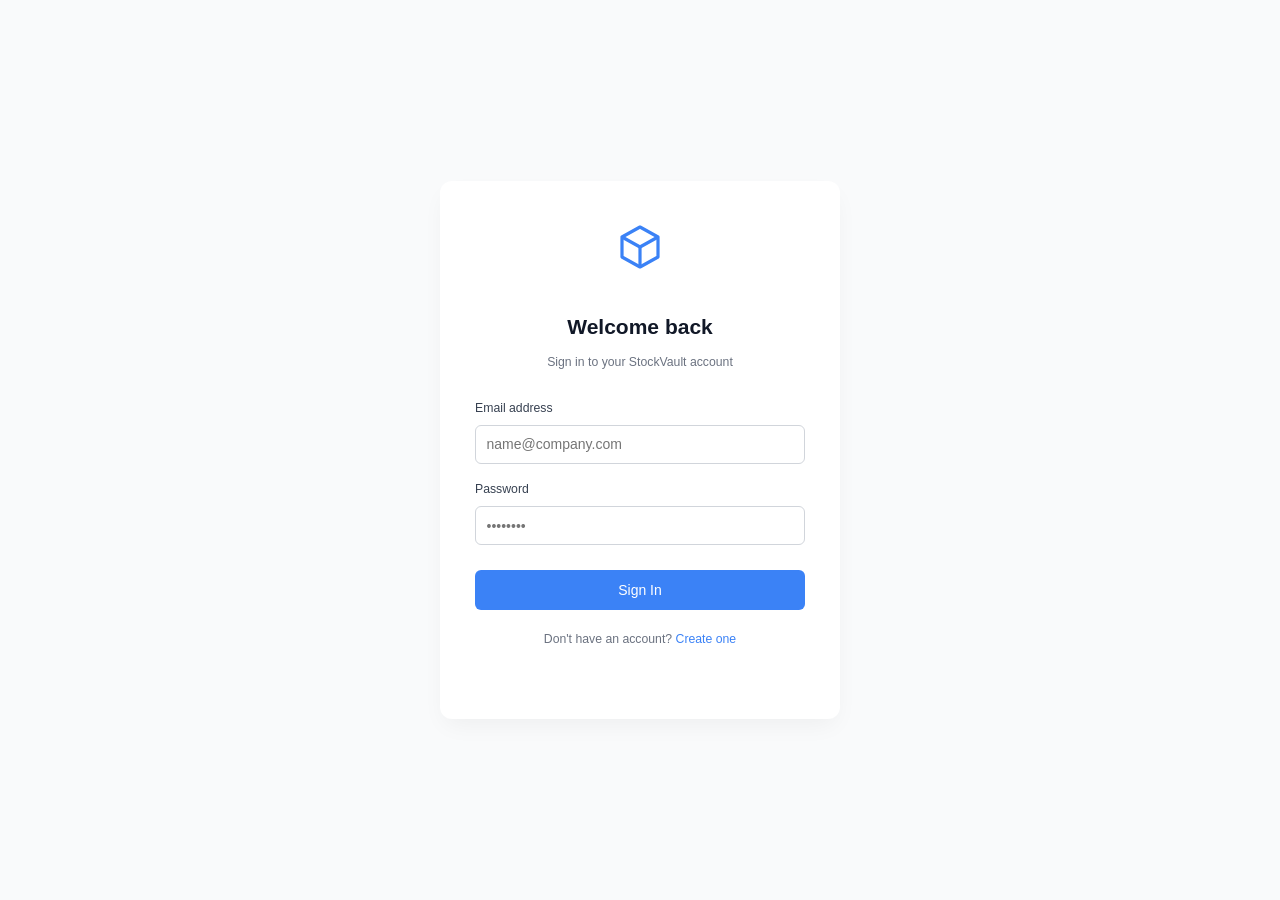
<file: index.html>
<!DOCTYPE html>
<html lang="en">
<head>
<meta charset="UTF-8">
<meta name="viewport" content="width=device-width, initial-scale=1.0">
<title>StockVault — Welcome</title>
<link rel="stylesheet" href="style.css">
<style>
    body { display: flex; align-items: center; justify-content: center; min-height: 100vh; background: #f9fafb; margin: 0; }
    .auth-card { background: white; padding: 3rem 2.5rem; border-radius: 12px; box-shadow: 0 10px 25px -5px rgba(0,0,0,0.05); width: 100%; max-width: 400px; text-align: center; }
    .auth-card svg { color: #3b82f6; margin-bottom: 1.5rem; }
    .auth-card h1 { font-size: 1.5rem; margin-bottom: 0.5rem; color: #111827; }
    .auth-card p { color: #6b7280; font-size: 0.875rem; margin-bottom: 2rem; }
    
    .input-group { text-align: left; margin-bottom: 1.25rem; }
    .input-group label { display: block; font-size: 0.875rem; font-weight: 500; margin-bottom: 0.5rem; color: #374151; }
    .input-group input { width: 100%; padding: 0.75rem; border: 1px solid #d1d5db; border-radius: 6px; outline: none; transition: border-color 0.2s; box-sizing: border-box; }
    .input-group input:focus { border-color: #3b82f6; }
    
    .btn-full { width: 100%; background: #3b82f6; color: white; border: none; padding: 0.875rem; border-radius: 6px; font-weight: 500; cursor: pointer; transition: background 0.2s; margin-top: 0.5rem; }
    .btn-full:hover { background: #2563eb; }
    
    .toggle-text { margin-top: 1.5rem; font-size: 0.875rem; color: #6b7280; }
    .toggle-link { color: #3b82f6; font-weight: 500; cursor: pointer; text-decoration: none; border: none; background: none; padding: 0; }
    .toggle-link:hover { text-decoration: underline; }

    .error-box { background: #fee2e2; color: #991b1b; padding: 0.75rem; border-radius: 6px; font-size: 0.875rem; margin-bottom: 1rem; text-align: left; border: 1px solid #fecaca; display: none; }
</style>
</head>
<body>

<div class="auth-card">
    <svg viewBox="0 0 24 24" width="48" height="48" fill="none"><path d="M12 2 L21 7 V17 L12 22 L3 17 V7 Z" stroke="currentColor" stroke-width="1.6" stroke-linejoin="round"/><path d="M3 7 L12 12 L21 7" stroke="currentColor" stroke-width="1.6" stroke-linejoin="round"/><path d="M12 12 V22" stroke="currentColor" stroke-width="1.6"/></svg>
    
    <!-- Dynamic Header -->
    <h1 id="authTitle">Welcome back</h1>
    <p id="authSubtitle">Sign in to your StockVault account</p>

    <!-- Error message container -->
    <div id="errorBox" class="error-box"></div>

    <!-- SIGN IN FORM -->
    <form id="signInForm">
        <div class="input-group">
            <label>Email address</label>
            <input type="email" id="loginEmail" placeholder="name@company.com" required>
        </div>
        <div class="input-group">
            <label>Password</label>
            <input type="password" id="loginPassword" placeholder="••••••••" required>
        </div>
        <button type="submit" class="btn-full">Sign In</button>
        <p class="toggle-text">Don't have an account? <button type="button" class="toggle-link" onclick="toggleAuthMode('signup')">Create one</button></p>
    </form>

    <!-- SIGN UP FORM -->
    <form id="signUpForm" style="display: none;">
        <div class="input-group">
            <label>Full Name</label>
            <input type="text" id="signupName" placeholder="Enter your full name" required>
        </div>
        <div class="input-group">
            <label>Email address</label>
            <input type="email" id="signupEmail" placeholder="Enter a valid email address" required>
        </div>
        <div class="input-group">
            <label>Password</label>
            <input type="password" id="signupPassword" placeholder="Create a strong password" required>
        </div>
        <button type="submit" class="btn-full">Create Account</button>
        <p class="toggle-text">Already have an account? <button type="button" class="toggle-link" onclick="toggleAuthMode('signin')">Sign in</button></p>
    </form>
</div>

<script>
    function toggleAuthMode(mode) {
        const title = document.getElementById('authTitle');
        const subtitle = document.getElementById('authSubtitle');
        const signIn = document.getElementById('signInForm');
        const signUp = document.getElementById('signUpForm');
        const errorBox = document.getElementById('errorBox');
        
        errorBox.style.display = 'none';

        if (mode === 'signup') {
            title.textContent = 'Create an account';
            subtitle.textContent = 'Start managing your inventory today';
            signIn.style.display = 'none';
            signUp.style.display = 'block';
        } else {
            title.textContent = 'Welcome back';
            subtitle.textContent = 'Sign in to your StockVault account';
            signUp.style.display = 'none';
            signIn.style.display = 'block';
        }
    }

    function showError(message) {
        const errorBox = document.getElementById('errorBox');
        errorBox.textContent = message;
        errorBox.style.display = 'block';
    }

    // --- HANDLE SIGN IN ---
    document.getElementById('signInForm').addEventListener('submit', async (e) => {
        e.preventDefault();
        const email = document.getElementById('loginEmail').value;
        const password = document.getElementById('loginPassword').value;

        try {
            const response = await fetch('http://localhost:8080/api/auth/login', {
                method: 'POST',
                headers: { 'Content-Type': 'application/json' },
                body: JSON.stringify({ email, password })
            });

            if (!response.ok) {
                throw new Error('Not a Registered User or Invalid Credentials');
            }

            const data = await response.json();
            console.log("Full Backend Response:", data); // Check your console (F12) if needed

            // Safely look for alternative key names your Java backend might use
            const token = data.token || data.accessToken || data.jwt;
            const name = data.fullName || data.name || email.split('@')[0];

            if (!token) {
                throw new Error('Login succeeded, but the server did not return a valid token.');
            }

            // Save valid tokens to local storage
            localStorage.setItem('jwt_token', token);
            localStorage.setItem('user_name', name);
            
            // Redirect to your inventory dashboard
            window.location.href = 'inventory.html';
            
        } catch (err) {
            showError(err.message);
        }
    });

    // --- HANDLE SIGN UP ---
    document.getElementById('signUpForm').addEventListener('submit', async (e) => {
        e.preventDefault();
        const fullName = document.getElementById('signupName').value;
        const email = document.getElementById('signupEmail').value;
        const password = document.getElementById('signupPassword').value;

        try {
            const response = await fetch('http://localhost:8080/api/auth/signup', {
                method: 'POST',
                headers: { 'Content-Type': 'application/json' },
                body: JSON.stringify({ fullName, email, password })
            });

            if (!response.ok) {
                throw new Error('Could not create account. Email may already be registered.');
            }

            const data = await response.json();
            localStorage.setItem('jwt_token', data.token);
            localStorage.setItem('user_name', data.fullName);
            window.location.href = 'inventory.html';
        } catch (err) {
            showError(err.message);
        }
    });
</script>
</body>
</html>
</file>
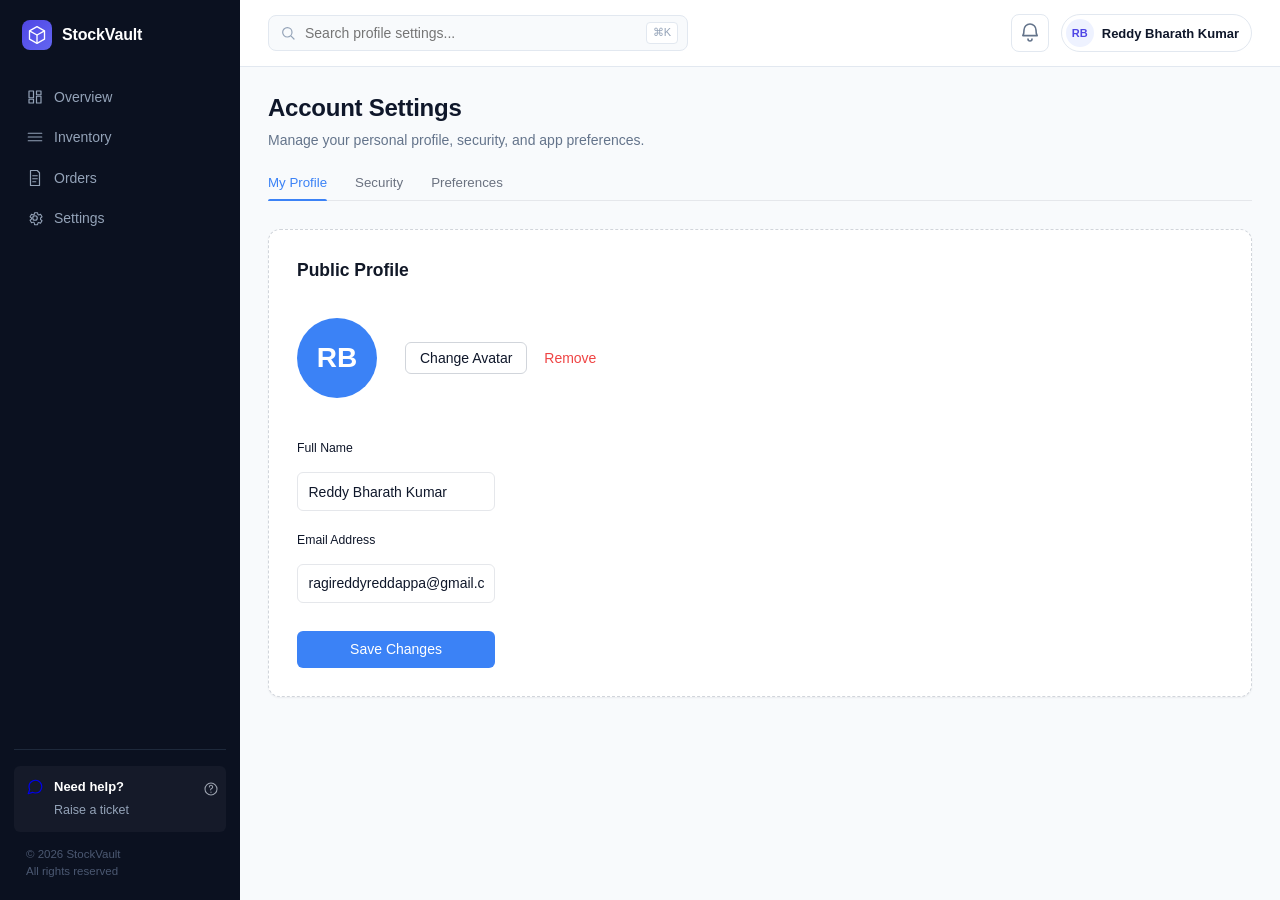
<file: account.html>
<!DOCTYPE html>
<html lang="en">
<head>
<meta charset="UTF-8">
<meta name="viewport" content="width=device-width, initial-scale=1.0">
<title>StockVault — Account Settings</title>
<!-- Include the script.js script for global features -->
<script src="script.js" defer></script>
<link rel="stylesheet" href="style.css">
</head>
<body>
<div class="app-shell">

  <!-- SIDEBAR -->
  <aside class="sidebar" id="sidebar">
    <div class="sidebar-top">
      <div class="brand">
        <span class="brand-logo" aria-hidden="true">
          <svg viewBox="0 0 24 24" width="20" height="20" fill="none"><path d="M12 2 L21 7 V17 L12 22 L3 17 V7 Z" stroke="currentColor" stroke-width="1.6" stroke-linejoin="round"/><path d="M3 7 L12 12 L21 7" stroke="currentColor" stroke-width="1.6" stroke-linejoin="round"/><path d="M12 12 V22" stroke="currentColor" stroke-width="1.6"/></svg>
        </span>
        <span class="brand-name">StockVault</span>
      </div>
    </div>

    <nav class="sidebar-nav" aria-label="Primary">
      <a class="nav-item" href="overview.html">
        <svg viewBox="0 0 24 24" width="18" height="18" fill="none"><path d="M4 13h6V4H4v9Zm0 7h6v-5H4v5Zm10 0h6V11h-6v9Zm0-16v5h6V4h-6Z" stroke="currentColor" stroke-width="1.6" stroke-linejoin="round"/></svg>
        <span>Overview</span>
      </a>
      <a class="nav-item" href="inventory.html">
        <svg viewBox="0 0 24 24" width="18" height="18" fill="none"><path d="M3 7h18M3 12h18M3 17h18" stroke="currentColor" stroke-width="1.6" stroke-linecap="round"/></svg>
        <span>Inventory</span>
      </a>
      <a class="nav-item" href="orders.html">
        <svg viewBox="0 0 24 24" width="18" height="18" fill="none"><path d="M6 2h9l3 3v17H6V2Z" stroke="currentColor" stroke-width="1.6" stroke-linejoin="round"/><path d="M9 9h6M9 13h6M9 17h4" stroke="currentColor" stroke-width="1.6" stroke-linecap="round"/></svg>
        <span>Orders</span>
      </a>
      <a class="nav-item" href="settings.html">
        <svg viewBox="0 0 24 24" width="18" height="18" fill="none"><circle cx="12" cy="12" r="3" stroke="currentColor" stroke-width="1.6"/><path d="M19.4 13.5c.04-.5.04-1 0-1.5l2-1.5-2-3.4-2.3.9a7.6 7.6 0 0 0-1.3-.75L15.4 5h-4l-.4 2.25c-.47.2-.9.45-1.3.75l-2.3-.9-2 3.4 2 1.5c-.04.5-.04 1 0 1.5l-2 1.5 2 3.4 2.3-.9c.4.3.83.55 1.3.75L11.4 21h4l.4-2.25c.47-.2.9-.45 1.3-.75l2.3.9 2-3.4-2-1.5Z" stroke="currentColor" stroke-width="1.4" stroke-linejoin="round"/></svg>
        <span>Settings</span>
      </a>
    </nav>

    <div class="sidebar-bottom">
      <div style="display: flex; align-items: center; position: relative; margin-bottom: 1rem;">
        <a href="#" id="openSupportBtn" class="help-box" style="flex: 1; text-decoration: none; margin-bottom: 0;">
          <svg viewBox="0 0 24 24" width="18" height="18" fill="none"><path d="M21 11.5a8.38 8.38 0 0 1-.9 3.8 8.5 8.5 0 0 1-7.6 4.7 8.38 8.38 0 0 1-3.8-.9L3 21l1.9-5.7a8.38 8.38 0 0 1-.9-3.8 8.5 8.5 0 0 1 4.7-7.6 8.38 8.38 0 0 1 3.8-.9h.5a8.48 8.48 0 0 1 8 8v.5z" stroke="currentColor" stroke-width="1.6" stroke-linecap="round" stroke-linejoin="round"/></svg>
          <div><p class="help-title">Need help?</p><span class="help-link">Raise a ticket</span></div>
        </a>
        <a href="mailto:ragireddyreddappa@gmail.com?subject=Need%20Assistance%20with%20StockVault" class="tooltip-trigger" data-tooltip="Email: ragireddyreddappa@gmail.com" style="cursor: pointer; padding: 0.5rem; color: #9ca3af; position: absolute; right: 0; top: 8px; text-decoration: none; display: flex; align-items: center; justify-content: center;">
          <svg viewBox="0 0 24 24" width="16" height="16" fill="none"><circle cx="12" cy="12" r="9" stroke="currentColor" stroke-width="1.6"/><path d="M9.5 9a2.5 2.5 0 1 1 3.4 2.3c-.7.3-1.4.9-1.4 1.7v.3" stroke="currentColor" stroke-width="1.6" stroke-linecap="round"/><circle cx="12" cy="16.7" r=".9" fill="currentColor"/></svg>
        </a>
      </div>
      <p class="sidebar-copyright">© 2026 StockVault<br>All rights reserved</p>
    </div>
  </aside>

  <!-- MAIN CONTENT -->
  <div class="main">
    <header class="topbar">
      <div class="search-wrap" role="search">
        <svg class="search-icon" viewBox="0 0 24 24" width="16" height="16" fill="none"><circle cx="11" cy="11" r="7" stroke="currentColor" stroke-width="1.8"/><path d="m21 21-4.3-4.3" stroke="currentColor" stroke-width="1.8" stroke-linecap="round"/></svg>
        <input type="search" id="globalSearch" placeholder="Search profile settings..." autocomplete="off">
        <kbd class="kbd-hint">⌘K</kbd>
      </div>
      <div class="topbar-right">
        <div style="position: relative;">
          <button class="icon-btn" id="notifBtn">
            <svg viewBox="0 0 24 24" width="19" height="19" fill="none"><path d="M6 9a6 6 0 1 1 12 0c0 4.2 1.2 5.6 1.2 5.6H4.8S6 13.2 6 9Z" stroke="currentColor" stroke-width="1.6" stroke-linejoin="round"/><path d="M10 18a2 2 0 0 0 4 0" stroke="currentColor" stroke-width="1.6" stroke-linecap="round"/></svg>
          </button>
          <div class="dropdown-menu" id="notifMenu">
            <div class="dropdown-header">Notifications</div>
            <div class="dropdown-item">No new notifications</div>
          </div>
        </div>
        <div style="position: relative;">
          <button class="user-chip" id="userMenuBtn">
            <span class="avatar" aria-hidden="true">RB</span><span class="user-name">Reddy Bharath Kumar</span>
          </button>
          <div class="dropdown-menu" id="userMenu">
            <div class="dropdown-header">Logged in as Reddy Bharath Kumar</div>
            <a href="account.html" class="dropdown-item" style="text-decoration: none;">Account Settings</a>
            <a href="billing.html" class="dropdown-item" style="text-decoration: none;">Billing & Plans</a>
            <div class="dropdown-item" id="logoutBtn" style="color: #ef4444; cursor: pointer;">Log Out</div>
          </div>
        </div>
      </div>
    </header>

    <main class="content">
      <div class="page-header">
        <h1>Account Settings</h1>
        <p>Manage your personal profile, security, and app preferences.</p>
      </div>

      <div class="sub-nav-tabs">
        <button class="tab-btn is-active" data-target="panel-profile">My Profile</button>
        <button class="tab-btn" data-target="panel-security">Security</button>
        <button class="tab-btn" data-target="panel-prefs">Preferences</button>
      </div>

      <!-- PANELS -->
      
      
      <div class="tab-content" id="panel-security">
        <div class="placeholder-panel">
          <span class="placeholder-icon" aria-hidden="true">
            <svg viewBox="0 0 24 24" width="32" height="32" fill="none"><path d="M12 22s8-4 8-10V5l-8-3-8 3v7c0 6 8 10 8 10z" stroke="currentColor" stroke-width="1.6" stroke-linecap="round" stroke-linejoin="round"/></svg>
          </span>
          <h2>Password & Security</h2>
          <p>Change your password and enable Two-Factor Authentication (2FA).</p>
        </div>
      </div>
      <div class="tab-content is-active" id="panel-profile">
            <div class="placeholder-panel" style="text-align: left; align-items: flex-start; padding: 2rem;">
              <h2 style="margin-bottom: 1.5rem;">Public Profile</h2>
              
              <div style="display: flex; gap: 2rem; align-items: center; margin-bottom: 2rem;">
                <!-- The single RB Avatar -->
                <div id="mainAvatarIcon" style="width: 80px; height: 80px; border-radius: 50%; background: #3b82f6; color: white; display: flex; align-items: center; justify-content: center; font-size: 2rem; font-weight: bold;">RB</div>
                
                <div>
                  <!-- The invisible file input -->
                  <input type="file" id="avatarUpload" accept="image/*" style="display: none;">
                  
                  <!-- The functional buttons -->
                  <button type="button" id="changeAvatarBtn" style="background: white; border: 1px solid #d1d5db; padding: 0.5rem 1rem; border-radius: 6px; cursor: pointer; margin-right: 0.5rem;">Change Avatar</button>
                  <button type="button" id="removeAvatarBtn" style="background: none; border: none; color: #ef4444; cursor: pointer;">Remove</button>
                </div>
              </div>

              <!-- The Input Fields -->
              <div style="display: grid; gap: 1rem; max-width: 500px;">
                <label style="font-size: 0.875rem; font-weight: 500;">Full Name</label>
                <input type="text" value="Reddy Bharath Kumar" style="padding: 0.75rem; border: 1px solid #e5e7eb; border-radius: 6px;">
                <label style="font-size: 0.875rem; font-weight: 500; margin-top: 0.5rem;">Email Address</label>
                <input type="email" value="ragireddyreddappa@gmail.com" style="padding: 0.75rem; border: 1px solid #e5e7eb; border-radius: 6px;">

                <!-- Update your Save button to include the ID -->
                <button type="button" id="saveProfileBtn" style="background: #3b82f6; color: white; border: none; padding: 0.75rem; border-radius: 6px; cursor: pointer; font-weight: 500; margin-top: 1rem;">Save Changes</button>
              </div>
            </div>
        </div>    


      <div class="tab-content" id="panel-prefs">
        <div class="placeholder-panel">
          <h2>App Preferences</h2>
          <p>Toggle Dark Mode, language settings, and email alert preferences.</p>
        </div>
      </div>
    </main>
  </div>
</div>
<script src="shell.js"></script>
</body>
</html>
</file>
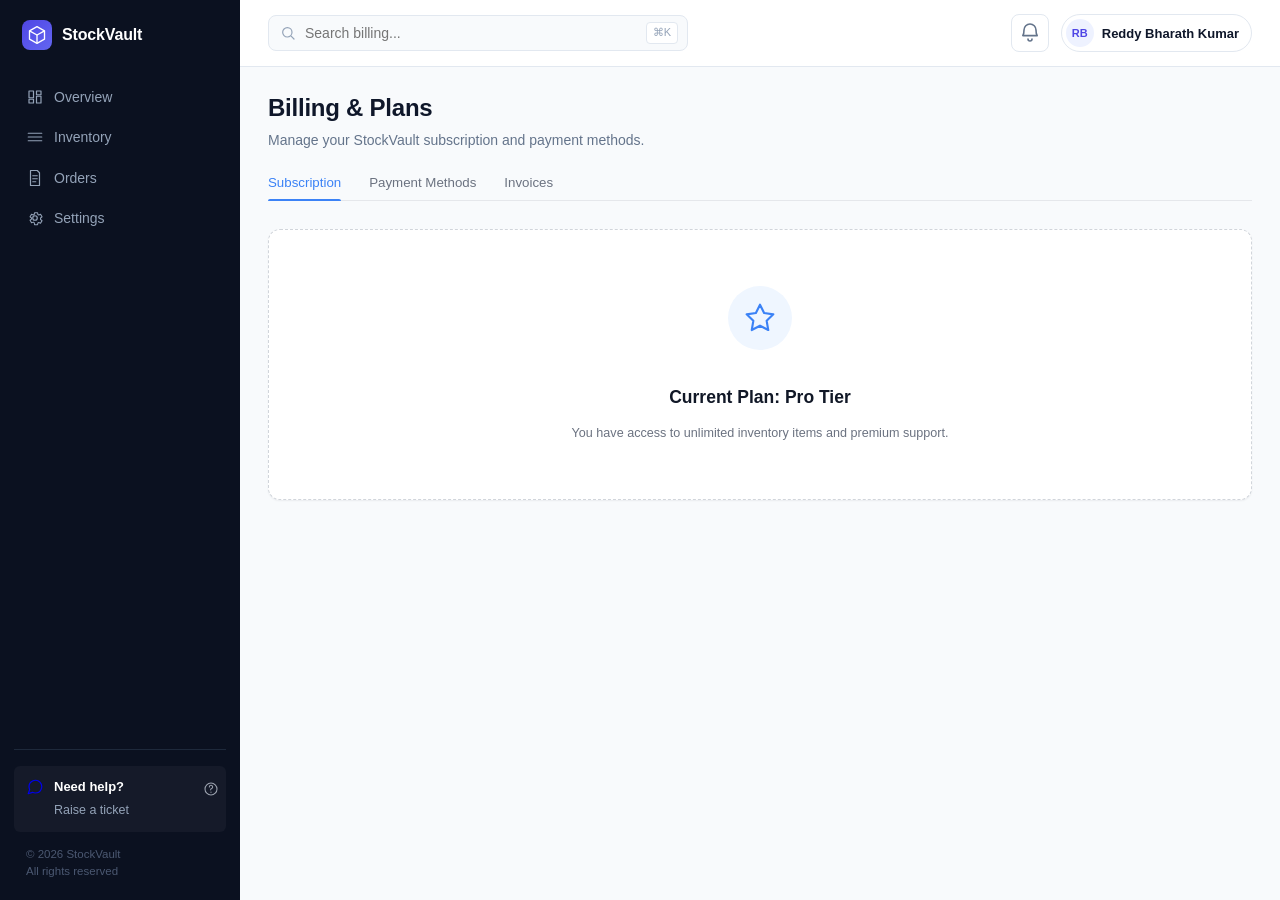
<file: billing.html>
<!DOCTYPE html>
<html lang="en">
<head>
<meta charset="UTF-8">
<meta name="viewport" content="width=device-width, initial-scale=1.0">
<title>StockVault — Billing & Plans</title>
<link rel="stylesheet" href="style.css">
</head>
<body>
<div class="app-shell">

  <!-- SIDEBAR -->
  <aside class="sidebar" id="sidebar">
    <div class="sidebar-top">
      <div class="brand">
        <span class="brand-logo" aria-hidden="true">
          <svg viewBox="0 0 24 24" width="20" height="20" fill="none"><path d="M12 2 L21 7 V17 L12 22 L3 17 V7 Z" stroke="currentColor" stroke-width="1.6" stroke-linejoin="round"/><path d="M3 7 L12 12 L21 7" stroke="currentColor" stroke-width="1.6" stroke-linejoin="round"/><path d="M12 12 V22" stroke="currentColor" stroke-width="1.6"/></svg>
        </span>
        <span class="brand-name">StockVault</span>
      </div>
    </div>

    <nav class="sidebar-nav" aria-label="Primary">
      <a class="nav-item" href="overview.html">
        <svg viewBox="0 0 24 24" width="18" height="18" fill="none"><path d="M4 13h6V4H4v9Zm0 7h6v-5H4v5Zm10 0h6V11h-6v9Zm0-16v5h6V4h-6Z" stroke="currentColor" stroke-width="1.6" stroke-linejoin="round"/></svg>
        <span>Overview</span>
      </a>
      <a class="nav-item" href="inventory.html">
        <svg viewBox="0 0 24 24" width="18" height="18" fill="none"><path d="M3 7h18M3 12h18M3 17h18" stroke="currentColor" stroke-width="1.6" stroke-linecap="round"/></svg>
        <span>Inventory</span>
      </a>
      <a class="nav-item" href="orders.html">
        <svg viewBox="0 0 24 24" width="18" height="18" fill="none"><path d="M6 2h9l3 3v17H6V2Z" stroke="currentColor" stroke-width="1.6" stroke-linejoin="round"/><path d="M9 9h6M9 13h6M9 17h4" stroke="currentColor" stroke-width="1.6" stroke-linecap="round"/></svg>
        <span>Orders</span>
      </a>
      <a class="nav-item" href="settings.html">
        <svg viewBox="0 0 24 24" width="18" height="18" fill="none"><circle cx="12" cy="12" r="3" stroke="currentColor" stroke-width="1.6"/><path d="M19.4 13.5c.04-.5.04-1 0-1.5l2-1.5-2-3.4-2.3.9a7.6 7.6 0 0 0-1.3-.75L15.4 5h-4l-.4 2.25c-.47.2-.9.45-1.3.75l-2.3-.9-2 3.4 2 1.5c-.04.5-.04 1 0 1.5l-2 1.5 2 3.4 2.3-.9c.4.3.83.55 1.3.75L11.4 21h4l.4-2.25c.47-.2.9-.45 1.3-.75l2.3.9 2-3.4-2-1.5Z" stroke="currentColor" stroke-width="1.4" stroke-linejoin="round"/></svg>
        <span>Settings</span>
      </a>
    </nav>

    <div class="sidebar-bottom">
      <div style="display: flex; align-items: center; position: relative; margin-bottom: 1rem;">
        <a href="#" id="openSupportBtn" class="help-box" style="flex: 1; text-decoration: none; margin-bottom: 0;">
          <svg viewBox="0 0 24 24" width="18" height="18" fill="none"><path d="M21 11.5a8.38 8.38 0 0 1-.9 3.8 8.5 8.5 0 0 1-7.6 4.7 8.38 8.38 0 0 1-3.8-.9L3 21l1.9-5.7a8.38 8.38 0 0 1-.9-3.8 8.5 8.5 0 0 1 4.7-7.6 8.38 8.38 0 0 1 3.8-.9h.5a8.48 8.48 0 0 1 8 8v.5z" stroke="currentColor" stroke-width="1.6" stroke-linecap="round" stroke-linejoin="round"/></svg>
          <div><p class="help-title">Need help?</p><span class="help-link">Raise a ticket</span></div>
        </a>
        <a href="mailto:ragireddyreddappa@gmail.com?subject=Need%20Assistance%20with%20StockVault" class="tooltip-trigger" data-tooltip="Email: ragireddyreddappa@gmail.com" style="cursor: pointer; padding: 0.5rem; color: #9ca3af; position: absolute; right: 0; top: 8px; text-decoration: none; display: flex; align-items: center; justify-content: center;">
          <svg viewBox="0 0 24 24" width="16" height="16" fill="none"><circle cx="12" cy="12" r="9" stroke="currentColor" stroke-width="1.6"/><path d="M9.5 9a2.5 2.5 0 1 1 3.4 2.3c-.7.3-1.4.9-1.4 1.7v.3" stroke="currentColor" stroke-width="1.6" stroke-linecap="round"/><circle cx="12" cy="16.7" r=".9" fill="currentColor"/></svg>
        </a>
      </div>
      <p class="sidebar-copyright">© 2026 StockVault<br>All rights reserved</p>
    </div>
  </aside>

  <!-- MAIN CONTENT -->
  <div class="main">
    <header class="topbar">
      <div class="search-wrap" role="search">
        <svg class="search-icon" viewBox="0 0 24 24" width="16" height="16" fill="none"><circle cx="11" cy="11" r="7" stroke="currentColor" stroke-width="1.8"/><path d="m21 21-4.3-4.3" stroke="currentColor" stroke-width="1.8" stroke-linecap="round"/></svg>
        <input type="search" id="globalSearch" placeholder="Search billing..." autocomplete="off">
        <kbd class="kbd-hint">⌘K</kbd>
      </div>
      <div class="topbar-right">
        <div style="position: relative;">
          <button class="icon-btn" id="notifBtn">
            <svg viewBox="0 0 24 24" width="19" height="19" fill="none"><path d="M6 9a6 6 0 1 1 12 0c0 4.2 1.2 5.6 1.2 5.6H4.8S6 13.2 6 9Z" stroke="currentColor" stroke-width="1.6" stroke-linejoin="round"/><path d="M10 18a2 2 0 0 0 4 0" stroke="currentColor" stroke-width="1.6" stroke-linecap="round"/></svg>
          </button>
          <div class="dropdown-menu" id="notifMenu">
            <div class="dropdown-header">Notifications</div>
            <div class="dropdown-item">No new notifications</div>
          </div>
        </div>
        <div style="position: relative;">
          <button class="user-chip" id="userMenuBtn">
            <span class="avatar" aria-hidden="true">RB</span><span class="user-name">Reddy Bharath Kumar</span>
          </button>
          <div class="dropdown-menu" id="userMenu">
            <div class="dropdown-header">Logged in as Reddy Bharath Kumar</div>
            <a href="account.html" class="dropdown-item" style="text-decoration: none;">Account Settings</a>
            <a href="billing.html" class="dropdown-item" style="text-decoration: none;">Billing & Plans</a>
            <div class="dropdown-item" id="logoutBtn" style="color: #ef4444; cursor: pointer;">Log Out</div>
          </div>
        </div>
      </div>
    </header>

    <main class="content">
      <div class="page-header">
        <h1>Billing & Plans</h1>
        <p>Manage your StockVault subscription and payment methods.</p>
      </div>

      <div class="sub-nav-tabs">
        <button class="tab-btn is-active" data-target="panel-sub">Subscription</button>
        <button class="tab-btn" data-target="panel-pay">Payment Methods</button>
        <button class="tab-btn" data-target="panel-inv">Invoices</button>
      </div>

      <!-- PANELS -->
      <div class="tab-content is-active" id="panel-sub">
        <div class="placeholder-panel">
          <span class="placeholder-icon" aria-hidden="true">
            <svg viewBox="0 0 24 24" width="32" height="32" fill="none"><path d="M12 2l3.09 6.26L22 9.27l-5 4.87 1.18 6.88L12 17.77l-6.18 3.25L7 14.14 2 9.27l6.91-1.01L12 2z" stroke="currentColor" stroke-width="1.6" stroke-linecap="round" stroke-linejoin="round"/></svg>
          </span>
          <h2>Current Plan: Pro Tier</h2>
          <p>You have access to unlimited inventory items and premium support.</p>
        </div>
      </div>
      
      <div class="tab-content" id="panel-pay">
        <div class="placeholder-panel">
          <h2>Payment Methods</h2>
          <p>Add a credit card or UPI ID to keep your subscription active.</p>
        </div>
      </div>

      <div class="tab-content" id="panel-inv">
        <div class="placeholder-panel">
          <h2>Billing History</h2>
          <p>Download PDF receipts of your past payments here.</p>
        </div>
      </div>
    </main>
  </div>
</div>
<script src="shell.js"></script>
</body>
</html>
</file>
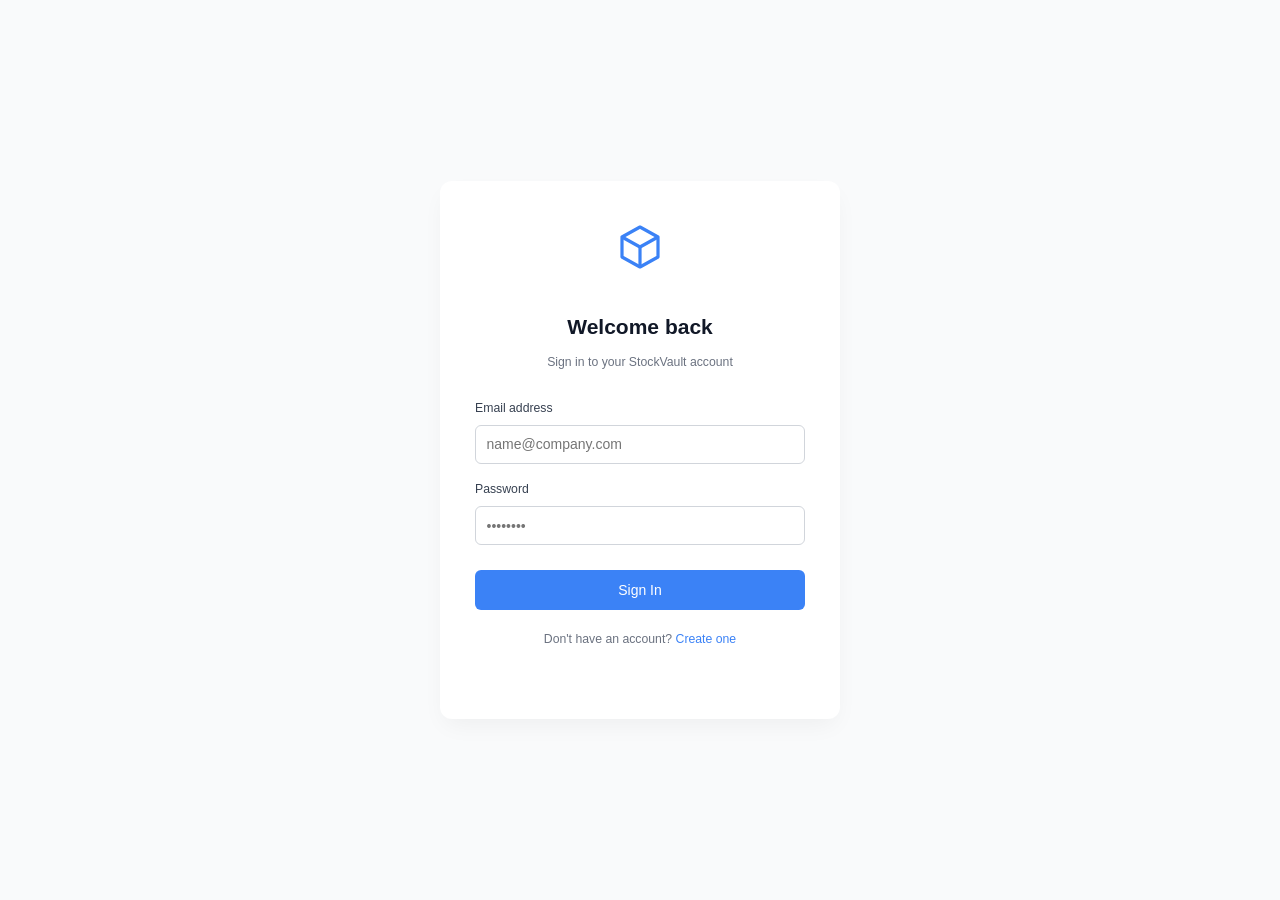
<file: inventory.html>
<!DOCTYPE html>
<html lang="en">
<head>
<meta charset="UTF-8">
<meta name="viewport" content="width=device-width, initial-scale=1.0">
<title>StockVault — Inventory</title>
<!-- Include the script.js script for global features -->
<script src="script.js" defer></script>
<link rel="stylesheet" href="style.css">
<!-- To check if the user is logged in before accessing inventory.html page -->
<script>
    // Check if a valid JWT token exists in localStorage before rendering the page
    const token = localStorage.getItem('jwt_token') || localStorage.getItem('token');
    
    // If no token is found, instantly bounce them back to the login page (index.html)
    if (!token) {
        window.location.replace('index.html');
    }
</script>
</head>
<body>
<div class="app-shell">

  <!-- ============ SIDEBAR ============ -->
  <aside class="sidebar" id="sidebar">
    <div class="sidebar-top">
      <div class="brand">
        <span class="brand-logo" aria-hidden="true">
          <svg viewBox="0 0 24 24" width="20" height="20" fill="none"><path d="M12 2 L21 7 V17 L12 22 L3 17 V7 Z" stroke="currentColor" stroke-width="1.6" stroke-linejoin="round"/><path d="M3 7 L12 12 L21 7" stroke="currentColor" stroke-width="1.6" stroke-linejoin="round"/><path d="M12 12 V22" stroke="currentColor" stroke-width="1.6"/></svg>
        </span>
        <span class="brand-name">StockVault</span>
      </div>
    </div>

    <nav class="sidebar-nav" aria-label="Primary">
      <a class="nav-item" href="overview.html">
        <svg viewBox="0 0 24 24" width="18" height="18" fill="none"><path d="M4 13h6V4H4v9Zm0 7h6v-5H4v5Zm10 0h6V11h-6v9Zm0-16v5h6V4h-6Z" stroke="currentColor" stroke-width="1.6" stroke-linejoin="round"/></svg>
        <span>Overview</span>
      </a>
      <a class="nav-item is-active" href="inventory.html" aria-current="page">
        <svg viewBox="0 0 24 24" width="18" height="18" fill="none"><path d="M3 7h18M3 12h18M3 17h18" stroke="currentColor" stroke-width="1.6" stroke-linecap="round"/></svg>
        <span>Inventory</span>
      </a>
      <a class="nav-item" href="orders.html">
        <svg viewBox="0 0 24 24" width="18" height="18" fill="none"><path d="M6 2h9l3 3v17H6V2Z" stroke="currentColor" stroke-width="1.6" stroke-linejoin="round"/><path d="M9 9h6M9 13h6M9 17h4" stroke="currentColor" stroke-width="1.6" stroke-linecap="round"/></svg>
        <span>Orders</span>
      </a>
      <a class="nav-item" href="settings.html">
        <svg viewBox="0 0 24 24" width="18" height="18" fill="none"><circle cx="12" cy="12" r="3" stroke="currentColor" stroke-width="1.6"/><path d="M19.4 13.5c.04-.5.04-1 0-1.5l2-1.5-2-3.4-2.3.9a7.6 7.6 0 0 0-1.3-.75L15.4 5h-4l-.4 2.25c-.47.2-.9.45-1.3.75l-2.3-.9-2 3.4 2 1.5c-.04.5-.04 1 0 1.5l-2 1.5 2 3.4 2.3-.9c.4.3.83.55 1.3.75L11.4 21h4l.4-2.25c.47-.2.9-.45 1.3-.75l2.3.9 2-3.4-2-1.5Z" stroke="currentColor" stroke-width="1.4" stroke-linejoin="round"/></svg>
        <span>Settings</span>
      </a>
    </nav>

    <div class="sidebar-bottom">
      <div style="display: flex; align-items: center; position: relative; margin-bottom: 1rem;">
        <a href="#" id="openSupportBtn" class="help-box" style="flex: 1; text-decoration: none; margin-bottom: 0;">
          <svg viewBox="0 0 24 24" width="18" height="18" fill="none"><path d="M21 11.5a8.38 8.38 0 0 1-.9 3.8 8.5 8.5 0 0 1-7.6 4.7 8.38 8.38 0 0 1-3.8-.9L3 21l1.9-5.7a8.38 8.38 0 0 1-.9-3.8 8.5 8.5 0 0 1 4.7-7.6 8.38 8.38 0 0 1 3.8-.9h.5a8.48 8.48 0 0 1 8 8v.5z" stroke="currentColor" stroke-width="1.6" stroke-linecap="round" stroke-linejoin="round"/></svg>
          <div><p class="help-title">Need help?</p><span class="help-link">Raise a ticket</span></div>
        </a>
        <a href="mailto:ragireddyreddappa@gmail.com?subject=Need%20Assistance%20with%20StockVault" class="tooltip-trigger" data-tooltip="Email: ragireddyreddappa@gmail.com" style="cursor: pointer; padding: 0.5rem; color: #9ca3af; position: absolute; right: 0; top: 8px; text-decoration: none; display: flex; align-items: center; justify-content: center;">
          <svg viewBox="0 0 24 24" width="16" height="16" fill="none"><circle cx="12" cy="12" r="9" stroke="currentColor" stroke-width="1.6"/><path d="M9.5 9a2.5 2.5 0 1 1 3.4 2.3c-.7.3-1.4.9-1.4 1.7v.3" stroke="currentColor" stroke-width="1.6" stroke-linecap="round"/><circle cx="12" cy="16.7" r=".9" fill="currentColor"/></svg>
        </a>
      </div>
      <p class="sidebar-copyright">© 2026 StockVault<br>All rights reserved</p>
    </div>
  </aside>


  <!-- ============ MAIN ============ -->
  <div class="main">
    <header class="topbar">
      <div class="search-wrap" role="search">
        <svg class="search-icon" viewBox="0 0 24 24" width="16" height="16" fill="none"><circle cx="11" cy="11" r="7" stroke="currentColor" stroke-width="1.8"/><path d="m21 21-4.3-4.3" stroke="currentColor" stroke-width="1.8" stroke-linecap="round"/></svg>
        <input type="search" id="globalSearch" placeholder="Search inventory by name, SKU..." autocomplete="off">
        <kbd class="kbd-hint">⌘K</kbd>
      </div>
      <div class="topbar-right">
        <div style="position: relative;">
          <!-- button issue  -->
         <button class="icon-btn" id="notifBtn" style="width: 38px; height: 38px; display: inline-flex; align-items: center; justify-content: center;">
    <svg viewBox="0 0 24 24" style="width: 22px !important; height: 22px !important; min-width: 22px; min-height: 22px; display: block;" fill="none">
        <path d="M6 9a6 6 0 1 1 12 0c0 4.2 1.2 5.6 1.2 5.6H4.8S6 13.2 6 9Z" stroke="currentColor" stroke-width="1.8" stroke-linejoin="round"/>
        <path d="M10 18a2 2 0 0 0 4 0" stroke="currentColor" stroke-width="1.8" stroke-linecap="round"/>
    </svg>
</button>
          <div class="dropdown-menu" id="notifMenu">
            <div class="dropdown-header">Notifications</div>
            <div class="dropdown-item">📦 Action required: Low stock on items</div>
          </div>
        </div>
        <div style="position: relative;">
          <button class="user-chip" id="userMenuBtn">
            <span class="avatar" aria-hidden="true" id="userAvatar">RB</span><span class="user-name" id="userNameDisplay">Reddy Bharath Kumar</span>
          </button>
          <div class="dropdown-menu" id="userMenu">
          <div class="dropdown-header" id="dropdownUserHeader">Logged in as Reddy</div>          
            <a href="account.html" class="dropdown-item" style="text-decoration: none;">Account Settings</a>
            <a href="billing.html" class="dropdown-item" style="text-decoration: none;">Billing & Plans</a>
            <div class="dropdown-item" id="logoutBtn" style="color: #ef4444; cursor: pointer;">Log Out</div>
          </div>
        </div>
      </div>
    </header>

    <main class="content">
      <div class="page-header">
        <h1>Inventory</h1>
        <p>Manage and monitor all your products in one place.</p>
      </div>

      <div class="sub-nav-tabs">
        <button class="tab-btn is-active" data-target="panel-products">All Products</button>
        <button class="tab-btn" data-target="panel-categories">Categories</button>
        <button class="tab-btn" data-target="panel-suppliers">Suppliers</button>
      </div>

      <!-- ============ PANEL: ALL PRODUCTS ============ -->
      <div class="tab-content is-active" id="panel-products">
        
        <!-- Update your 3 existing metric cards to look like this -->
<div style="display: grid; grid-template-columns: repeat(3, 1fr); gap: 1rem; margin-bottom: 2rem;">
  
  <!-- 1. Total Products (Soft Blue Theme) -->
  <div style="background: rgba(59, 130, 246, 0.06); border: 1px solid rgba(59, 130, 246, 0.15); border-radius: 8px; padding: 1.25rem;">
    <h3 style="font-size: 0.85rem; color: #1e40af; font-weight: 600; margin-bottom: 0.3rem;">Total Products</h3>
    <p id="metricTotalProducts" style="font-size: 1.5rem; font-weight: 700; color: #1e3a8a; margin: 0;">0</p>
  </div>

  <!-- 2. Total Stock Value (Soft Green Theme + Trend Badge) -->
  <div style="background: rgba(16, 185, 129, 0.06); border: 1px solid rgba(16, 185, 129, 0.15); border-radius: 8px; padding: 1.25rem; display: flex; justify-content: space-between; align-items: center;">
    <div>
      <h3 style="font-size: 0.85rem; color: #065f46; font-weight: 600; margin-bottom: 0.3rem;">Total Stock Value</h3>
      <p id="metricTotalValue" style="font-size: 1.5rem; font-weight: 700; color: #064e3b; margin: 0;">₹0.00</p>
    </div>
    <!-- Trend Indicator Badge -->
    <div id="valueTrendBadge" style="background: rgba(16, 185, 129, 0.15); color: #065f46; padding: 0.3rem 0.5rem; border-radius: 6px; font-size: 0.8rem; font-weight: 600;">
      <span id="trendArrow">↑</span> <span id="trendPercent">0.0%</span>
    </div>
  </div>

  <!-- 3. Stock Alerts (Soft Red Theme) -->
  <div style="background: rgba(239, 68, 68, 0.06); border: 1px solid rgba(239, 68, 68, 0.15); border-radius: 8px; padding: 1.25rem;">
    <h3 style="font-size: 0.85rem; color: #991b1b; font-weight: 600; margin-bottom: 0.3rem;">Stock Alerts</h3>
    <p id="metricLowStock" style="font-size: 1.5rem; font-weight: 700; color: #7f1d1d; margin: 0;">0</p>
  </div>

</div>

        <!-- Toolbar: Sort and Add -->
        <div style="display: flex; justify-content: space-between; margin-bottom: 1rem;">
          <select id="sortSelect" style="padding: 0.5rem 1rem; border-radius: 6px; border: 1px solid #d1d5db; background: white; outline: none; cursor: pointer;">
            <option value="name-asc">Name (A-Z)</option>
            <option value="name-desc">Name (Z-A)</option>
            <option value="price-asc">Price (Low to High)</option>
            <option value="price-desc">Price (High to Low)</option>
            <option value="stock-asc">Stock (Low to High)</option>
            <option value="stock-desc">Stock (High to Low)</option>
          </select>
          <button id="addProductBtn" style="background: #3b82f6; color: white; padding: 0.6rem 1.25rem; border-radius: 6px; border: none; font-weight: 500; cursor: pointer;">+ Add New Product</button>
        </div>

        <!-- Bulk Actions Bar (Hidden by Default) -->
        <div id="bulkBar" hidden style="background: #eff6ff; border: 1px solid #bfdbfe; padding: 0.75rem 1rem; border-radius: 8px; margin-bottom: 1rem; display: flex; justify-content: space-between; align-items: center;">
          <span id="bulkCount" style="color: #1e3a8a; font-weight: 500; font-size: 0.875rem;">0 selected</span>
          <button id="batchDeleteBtn" style="background: #ef4444; color: white; border: none; padding: 0.5rem 1rem; border-radius: 6px; font-weight: 500; font-size: 0.875rem; cursor: pointer;">Delete Selected</button>
        </div>

        <!-- The Main Inventory Table -->
        <div class="table-container" style="background: white; border: 1px solid #e5e7eb; border-radius: 12px; overflow: hidden;">
          <table style="width: 100%; border-collapse: collapse; text-align: left;">
            <thead style="background: #f9fafb; border-bottom: 1px solid #e5e7eb;">
              <tr>
                <th style="padding: 1rem; width: 40px;"><input type="checkbox" id="selectAllCheckbox"></th>
                <th style="padding: 1rem; font-size: 0.75rem; color: #6b7280; font-weight: 600; text-transform: uppercase;">ID</th>
                <th style="padding: 1rem; font-size: 0.75rem; color: #6b7280; font-weight: 600; text-transform: uppercase;">Image</th>
                <th style="padding: 1rem; font-size: 0.75rem; color: #6b7280; font-weight: 600; text-transform: uppercase;">Product Name</th>
                <th style="padding: 1rem; font-size: 0.75rem; color: #6b7280; font-weight: 600; text-transform: uppercase;">Price</th>
                <th style="padding: 1rem; font-size: 0.75rem; color: #6b7280; font-weight: 600; text-transform: uppercase;">Stock</th>
                <th style="padding: 1rem; font-size: 0.75rem; color: #6b7280; font-weight: 600; text-transform: uppercase;">Actions</th>
              </tr>
            </thead>
            <!-- JS INJECTS ROWS HERE -->
            <tbody id="tableBody"></tbody>
          </table>

          <!-- Table States -->
          <div id="loadingState" style="padding: 4rem; text-align: center; color: #6b7280;">Loading inventory from Java...</div>
          
          <div id="errorState" hidden style="padding: 4rem; text-align: center; color: #ef4444;">
            <h3 class="table-state-title" style="margin-bottom: 0.5rem; font-size: 1.1rem; color: #111827;">Error Loading Data</h3>
            <p>Could not connect to localhost:8080. Make sure Spring Boot is running.</p>
            <button id="retryBtn" style="margin-top: 1rem; background: white; border: 1px solid #d1d5db; padding: 0.5rem 1rem; border-radius: 6px; cursor: pointer;">Retry Connection</button>
          </div>
          
          <div id="emptyState" hidden style="padding: 4rem; text-align: center; color: #6b7280;">
            <h3 style="margin-bottom: 0.5rem; font-size: 1.1rem; color: #111827;">No Products Found</h3>
            <p>Your database is currently empty.</p>
            <button id="emptyAddBtn" style="margin-top: 1rem; background: white; border: 1px solid #d1d5db; padding: 0.5rem 1rem; border-radius: 6px; cursor: pointer;">+ Add Your First Product</button>
          </div>
        </div>

        <!-- Pagination Control -->
        <div class="pagination" style="display: flex; justify-content: space-between; align-items: center; padding-top: 1rem;">
          <span id="paginationSummary" style="font-size: 0.875rem; color: #6b7280;"></span>
          <div id="pager" style="display: flex; gap: 0.25rem;"></div>
        </div>
      </div>
      
 <!-- ============ PANEL: CATEGORIES ============ -->
<div class="tab-content" id="panel-categories" style="display: none;">
  <div style="display: flex; justify-content: space-between; align-items: center; margin-bottom: 1.5rem;">
    <div>
      <h2 style="font-size: 1.25rem; font-weight: 600; color: #111827; margin: 0 0 0.25rem 0;">Category Management</h2>
      <p style="font-size: 0.875rem; color: #6b7280; margin: 0;">Organize your inventory stock by product classifications.</p>
    </div>
    <!-- Styled identically to the Add Product button -->
    <button id="addCategoryBtn" style="background: #3b82f6; color: white; padding: 0.6rem 1.25rem; border-radius: 6px; border: none; font-weight: 500; cursor: pointer;">+ Add New Category</button>
  </div>

  <div class="table-container" style="background: white; border: 1px solid #e5e7eb; border-radius: 12px; overflow: hidden;">
    <table style="width: 100%; border-collapse: collapse; text-align: left;">
      <thead style="background: #f9fafb; border-bottom: 1px solid #e5e7eb;">
        <tr>
          <th style="padding: 1rem; font-size: 0.75rem; color: #6b7280; font-weight: 600; text-transform: uppercase;">Category Name</th>
          <th style="padding: 1rem; font-size: 0.75rem; color: #6b7280; font-weight: 600; text-transform: uppercase;">Active Products</th>
          <th style="padding: 1rem; font-size: 0.75rem; color: #6b7280; font-weight: 600; text-transform: uppercase;">Status</th>
          <th style="padding: 1rem; font-size: 0.75rem; color: #6b7280; font-weight: 600; text-transform: uppercase;">Actions</th>
        </tr>
      </thead>
      <tbody style="font-size: 0.875rem; color: #374151;" id="categoryTableBody">
  <tr style="border-bottom: 1px solid #e5e7eb;">
    <td style="padding: 1rem; font-weight: 500; color: #111827;" data-field="cat-name">Electronics</td>
    <td style="padding: 1rem; color: #6b7280;" data-field="cat-count">12 items</td>
    <td style="padding: 1rem;"><span style="background: #dcfce7; color: #166534; padding: 0.2rem 0.5rem; border-radius: 4px; font-size: 0.75rem; font-weight: 600;" data-field="cat-status">ACTIVE</span></td>
    <td style="padding: 1rem; display: flex; gap: 0.5rem; align-items: center;">
      <button class="edit-category-btn" style="background: linear-gradient(135deg, #f9fafb 0%, #e5e7eb 100%); color: #374151; border: 1px solid #cbd5e1; padding: 0.4rem 0.9rem; border-radius: 6px; font-size: 0.8rem; font-weight: 500; cursor: pointer; box-shadow: inset 0 1px 0 rgba(255,255,255,0.8), 0 1px 2px rgba(0,0,0,0.05);">Edit</button>
      <button class="delete-category-btn" style="background: rgba(239, 68, 68, 0.1); color: #ef4444; border: 1px solid rgba(239, 68, 68, 0.2); padding: 0.4rem 0.9rem; border-radius: 6px; font-size: 0.8rem; font-weight: 500; cursor: pointer;">Delete</button>
    </td>
  </tr>
  <tr style="border-bottom: 1px solid #e5e7eb;">
    <td style="padding: 1rem; font-weight: 500; color: #111827;" data-field="cat-name">Peripherals</td>
    <td style="padding: 1rem; color: #6b7280;" data-field="cat-count">8 items</td>
    <td style="padding: 1rem;"><span style="background: #dcfce7; color: #166534; padding: 0.2rem 0.5rem; border-radius: 4px; font-size: 0.75rem; font-weight: 600;" data-field="cat-status">ACTIVE</span></td>
    <td style="padding: 1rem; display: flex; gap: 0.5rem; align-items: center;">
      <button class="edit-category-btn" style="background: linear-gradient(135deg, #f9fafb 0%, #e5e7eb 100%); color: #374151; border: 1px solid #cbd5e1; padding: 0.4rem 0.9rem; border-radius: 6px; font-size: 0.8rem; font-weight: 500; cursor: pointer; box-shadow: inset 0 1px 0 rgba(255,255,255,0.8), 0 1px 2px rgba(0,0,0,0.05);">Edit</button>
      <button class="delete-category-btn" style="background: rgba(239, 68, 68, 0.1); color: #ef4444; border: 1px solid rgba(239, 68, 68, 0.2); padding: 0.4rem 0.9rem; border-radius: 6px; font-size: 0.8rem; font-weight: 500; cursor: pointer;">Delete</button>
    </td>
  </tr>
</tbody>
    </table>
  </div>
</div>

<!-- ============ PANEL: SUPPLIERS ============ -->
<div class="tab-content" id="panel-suppliers" style="display: none;">
  <div style="display: flex; justify-content: space-between; align-items: center; margin-bottom: 1.5rem;">
    <div>
      <h2 style="font-size: 1.25rem; font-weight: 600; color: #111827; margin: 0 0 0.25rem 0;">Supplier Directory</h2>
      <p style="font-size: 0.875rem; color: #6b7280; margin: 0;">Manage vendor details, contacts, and inbound stock sources.</p>
    </div>
    <!-- Styled identically to the Add Product button -->
    <button id="addSupplierBtn" style="background: #3b82f6; color: white; padding: 0.6rem 1.25rem; border-radius: 6px; border: none; font-weight: 500; cursor: pointer;">+ Add Supplier</button>
  </div>

  <div class="table-container" style="background: white; border: 1px solid #e5e7eb; border-radius: 12px; overflow: hidden;">
    <table style="width: 100%; border-collapse: collapse; text-align: left;">
      <thead style="background: #f9fafb; border-bottom: 1px solid #e5e7eb;">
        <tr>
          <th style="padding: 1rem; font-size: 0.75rem; color: #6b7280; font-weight: 600; text-transform: uppercase;">Supplier Name</th>
          <th style="padding: 1rem; font-size: 0.75rem; color: #6b7280; font-weight: 600; text-transform: uppercase;">Contact Person</th>
          <th style="padding: 1rem; font-size: 0.75rem; color: #6b7280; font-weight: 600; text-transform: uppercase;">Email</th>
          <th style="padding: 1rem; font-size: 0.75rem; color: #6b7280; font-weight: 600; text-transform: uppercase;">Phone</th>
          <th style="padding: 1rem; font-size: 0.75rem; color: #6b7280; font-weight: 600; text-transform: uppercase;">Category</th>
          <th style="padding: 1rem; font-size: 0.75rem; color: #6b7280; font-weight: 600; text-transform: uppercase;">Actions</th>
        </tr>
      </thead>
     <tbody style="font-size: 0.875rem; color: #374151;" id="supplierTableBody">
  <tr style="border-bottom: 1px solid #e5e7eb;">
    <td style="padding: 1rem; font-weight: 500; color: #111827;" data-field="sup-name">TechCorp Global</td>
    <td style="padding: 1rem;" data-field="sup-contact">John Smith</td>
    <td style="padding: 1rem; color: #6b7280;" data-field="sup-email">john@techcorp.com</td>
    <td style="padding: 1rem;" data-field="sup-phone">+1 (555) 234-5678</td>
    <td style="padding: 1rem;"><span style="background: #eff6ff; color: #2563eb; padding: 0.25rem 0.5rem; border-radius: 4px; font-size: 0.75rem; font-weight: 500;" data-field="sup-cat">Electronics</span></td>
    <td style="padding: 1rem; display: flex; gap: 0.5rem; align-items: center;">
      <button class="edit-supplier-btn" style="background: linear-gradient(135deg, #f9fafb 0%, #e5e7eb 100%); color: #374151; border: 1px solid #cbd5e1; padding: 0.4rem 0.9rem; border-radius: 6px; font-size: 0.8rem; font-weight: 500; cursor: pointer; box-shadow: inset 0 1px 0 rgba(255,255,255,0.8), 0 1px 2px rgba(0,0,0,0.05);">Edit</button>
      <button class="delete-supplier-btn" style="background: rgba(239, 68, 68, 0.1); color: #ef4444; border: 1px solid rgba(239, 68, 68, 0.2); padding: 0.4rem 0.9rem; border-radius: 6px; font-size: 0.8rem; font-weight: 500; cursor: pointer;">Delete</button>
    </td>
  </tr>
</tbody>
    </table>
  </div>
</div>
        
<!-- ============ ALL POP-UP MODALS ============ -->

<!-- Support Ticket Modal (From earlier) -->
<div class="modal-overlay" id="supportModal">
  <!-- (Keep your existing Support Modal HTML here exactly as it is) -->
</div>

<!-- 1. Add/Edit Product Modal -->
<div class="modal-overlay" id="productModalBackdrop">
  <div class="modal-content">
    <div class="modal-header">
      <div>
        <h2 id="productModalTitle" style="font-size: 1.25rem; color: #111827;">Add Product</h2>
        <p id="productModalSubtitle" style="font-size: 0.875rem; color: #6b7280;">Enter the details below.</p>
      </div>
      <button id="closeProductModal" class="close-btn" style="background:none; border:none; font-size:1.5rem; cursor:pointer;">&times;</button>
    </div>
    
    <form id="productForm">
      <input type="hidden" id="productId">
      
      <div style="margin-bottom: 1rem;">
        <label style="display:block; font-size:0.875rem; font-weight:500; margin-bottom:0.25rem;">Product Name <span style="color:#ef4444;">*</span></label>
        <input type="text" id="productName" style="width:100%; padding:0.75rem; border:1px solid #d1d5db; border-radius:6px; box-sizing:border-box;">
        <div id="err-productName" class="field-error" style="color:#ef4444; font-size:0.75rem; margin-top:0.25rem;"></div>
      </div>

      <div style="display: grid; grid-template-columns: 1fr 1fr; gap: 1rem; margin-bottom: 1rem;">
        <div>
          <label style="display:block; font-size:0.875rem; font-weight:500; margin-bottom:0.25rem;">Price (₹) <span style="color:#ef4444;">*</span></label>
          <input type="number" step="0.01" id="productPrice" style="width:100%; padding:0.75rem; border:1px solid #d1d5db; border-radius:6px; box-sizing:border-box;">
          <div id="err-productPrice" class="field-error" style="color:#ef4444; font-size:0.75rem; margin-top:0.25rem;"></div>
        </div>
        <div>
          <label style="display:block; font-size:0.875rem; font-weight:500; margin-bottom:0.25rem;">Stock Qty <span style="color:#ef4444;">*</span></label>
          <input type="number" id="productStock" style="width:100%; padding:0.75rem; border:1px solid #d1d5db; border-radius:6px; box-sizing:border-box;">
          <div id="err-productStock" class="field-error" style="color:#ef4444; font-size:0.75rem; margin-top:0.25rem;"></div>
        </div>
      </div>

      <div style="margin-bottom: 1rem;">
        <label style="display:block; font-size:0.875rem; font-weight:500; margin-bottom:0.25rem;">Image URL</label>
        <input type="text" id="productImageUrl" placeholder="https://..." style="width:100%; padding:0.75rem; border:1px solid #d1d5db; border-radius:6px; box-sizing:border-box;">
      </div>
      
      <div style="margin-bottom: 1.5rem;">
        <label style="display:block; font-size:0.875rem; font-weight:500; margin-bottom:0.25rem;">Category</label>
        <input type="text" id="productCategory" placeholder="e.g. Electronics" style="width:100%; padding:0.75rem; border:1px solid #d1d5db; border-radius:6px; box-sizing:border-box;">
      </div>

      <div style="display: flex; justify-content: flex-end; gap: 1rem;">
        <button type="button" id="cancelProductBtn" style="background:white; border:1px solid #d1d5db; padding:0.6rem 1.25rem; border-radius:6px; font-weight:500; cursor:pointer;">Cancel</button>
        <button type="submit" id="saveProductBtn" style="background:#3b82f6; color:white; border:none; padding:0.6rem 1.25rem; border-radius:6px; font-weight:500; cursor:pointer;">
          <span class="btn-label">Save Product</span>
        </button>
      </div>
    </form>
  </div>
</div>

<!-- 2. Delete Confirmation Modal -->
<div class="modal-overlay" id="deleteModalBackdrop">
  <div class="modal-content" style="max-width: 400px; text-align: center;">
    <h2 id="deleteModalTitle" style="font-size:1.25rem; color:#111827; margin-bottom:0.5rem;">Delete Product?</h2>
    <p id="deleteModalMessage" style="font-size:0.875rem; color:#6b7280; margin-bottom:1.5rem;">Are you sure?</p>
    
    <div style="display: flex; gap: 1rem;">
      <button type="button" id="cancelDeleteBtn" style="flex:1; background:white; border:1px solid #d1d5db; padding:0.75rem; border-radius:6px; font-weight:500; cursor:pointer;">Cancel</button>
      <button type="button" id="confirmDeleteBtn" style="flex:1; background:#ef4444; color:white; border:none; padding:0.75rem; border-radius:6px; font-weight:500; cursor:pointer;">
        <span class="btn-label">Delete</span>
      </button>
    </div>
    <button id="closeDeleteModal" style="display:none;"></button>
  </div>
</div>

<!-- 3. Toast Notifications Container -->
<div id="toastContainer" style="position: fixed; bottom: 20px; right: 20px; z-index: 9999; display: flex; flex-direction: column; gap: 10px;"></div>

<!-- 4. Add/Edit Category Modal -->
<div class="modal-overlay" id="categoryModalBackdrop" style="display: none; position: fixed; top: 0; left: 0; width: 100%; height: 100%; background: rgba(0,0,0,0.5); z-index: 1000; align-items: center; justify-content: center;">
  <div class="modal-content" style="background: white; padding: 2rem; border-radius: 12px; width: 100%; max-width: 450px; box-shadow: 0 10px 25px rgba(0,0,0,0.1);">
    <div style="display: flex; justify-content: space-between; align-items: center; margin-bottom: 1.25rem;">
      <h2 id="categoryModalTitle" style="font-size: 1.25rem; color: #111827; margin: 0;">Add Category</h2>
      <button id="closeCategoryModal" style="background:none; border:none; font-size:1.5rem; cursor:pointer; color:#6b7280;">&times;</button>
    </div>
    <form id="categoryForm">
      <div style="margin-bottom: 1rem;">
        <label style="display:block; font-size:0.875rem; font-weight:500; margin-bottom:0.25rem;">Category Name *</label>
        <input type="text" id="catNameInput" required style="width:100%; padding:0.75rem; border:1px solid #d1d5db; border-radius:6px; box-sizing:border-box;">
      </div>
      <div style="margin-bottom: 1rem;">
        <label style="display:block; font-size:0.875rem; font-weight:500; margin-bottom:0.25rem;">Active Products Count</label>
        <input type="text" id="catCountInput" placeholder="e.g. 12 items" style="width:100%; padding:0.75rem; border:1px solid #d1d5db; border-radius:6px; box-sizing:border-box;">
      </div>
      <div style="margin-bottom: 1.5rem;">
        <label style="display:block; font-size:0.875rem; font-weight:500; margin-bottom:0.25rem;">Status</label>
        <select id="catStatusInput" style="width:100%; padding:0.75rem; border:1px solid #d1d5db; border-radius:6px; box-sizing:border-box; background:white;">
          <option value="ACTIVE">ACTIVE</option>
          <option value="INACTIVE">INACTIVE</option>
        </select>
      </div>
      <div style="display: flex; justify-content: flex-end; gap: 1rem;">
        <button type="button" id="cancelCategoryBtn" style="background:white; border:1px solid #d1d5db; padding:0.6rem 1.25rem; border-radius:6px; font-weight:500; cursor:pointer;">Cancel</button>
        <button type="submit" style="background:#3b82f6; color:white; border:none; padding:0.6rem 1.25rem; border-radius:6px; font-weight:500; cursor:pointer;">Save Category</button>
      </div>
    </form>
  </div>
</div>

<!-- 5. Add/Edit Supplier Modal -->
<div class="modal-overlay" id="supplierModalBackdrop" style="display: none; position: fixed; top: 0; left: 0; width: 100%; height: 100%; background: rgba(0,0,0,0.5); z-index: 1000; align-items: center; justify-content: center;">
  <div class="modal-content" style="background: white; padding: 2rem; border-radius: 12px; width: 100%; max-width: 450px; box-shadow: 0 10px 25px rgba(0,0,0,0.1);">
    <div style="display: flex; justify-content: space-between; align-items: center; margin-bottom: 1.25rem;">
      <h2 id="supplierModalTitle" style="font-size: 1.25rem; color: #111827; margin: 0;">Add Supplier</h2>
      <button id="closeSupplierModal" style="background:none; border:none; font-size:1.5rem; cursor:pointer; color:#6b7280;">&times;</button>
    </div>
    <form id="supplierForm">
      <div style="margin-bottom: 1rem;">
        <label style="display:block; font-size:0.875rem; font-weight:500; margin-bottom:0.25rem;">Supplier Name *</label>
        <input type="text" id="supNameInput" required style="width:100%; padding:0.75rem; border:1px solid #d1d5db; border-radius:6px; box-sizing:border-box;">
      </div>
      <div style="margin-bottom: 1rem;">
        <label style="display:block; font-size:0.875rem; font-weight:500; margin-bottom:0.25rem;">Contact Person</label>
        <input type="text" id="supContactInput" style="width:100%; padding:0.75rem; border:1px solid #d1d5db; border-radius:6px; box-sizing:border-box;">
      </div>
      <div style="margin-bottom: 1rem;">
        <label style="display:block; font-size:0.875rem; font-weight:500; margin-bottom:0.25rem;">Email</label>
        <input type="email" id="supEmailInput" style="width:100%; padding:0.75rem; border:1px solid #d1d5db; border-radius:6px; box-sizing:border-box;">
      </div>
      <div style="margin-bottom: 1rem;">
        <label style="display:block; font-size:0.875rem; font-weight:500; margin-bottom:0.25rem;">Phone</label>
        <input type="text" id="supPhoneInput" style="width:100%; padding:0.75rem; border:1px solid #d1d5db; border-radius:6px; box-sizing:border-box;">
      </div>
      <div style="margin-bottom: 1.5rem;">
        <label style="display:block; font-size:0.875rem; font-weight:500; margin-bottom:0.25rem;">Category</label>
        <input type="text" id="supCatInput" style="width:100%; padding:0.75rem; border:1px solid #d1d5db; border-radius:6px; box-sizing:border-box;">
      </div>
      <div style="display: flex; justify-content: flex-end; gap: 1rem;">
        <button type="button" id="cancelSupplierBtn" style="background:white; border:1px solid #d1d5db; padding:0.6rem 1.25rem; border-radius:6px; font-weight:500; cursor:pointer;">Cancel</button>
        <button type="submit" style="background:#3b82f6; color:white; border:none; padding:0.6rem 1.25rem; border-radius:6px; font-weight:500; cursor:pointer;">Save Supplier</button>
      </div>
    </form>
  </div>
</div>
<!-- ============ SCRIPTS & LOGIC ============ -->
<script>
    document.addEventListener('DOMContentLoaded', () => {
      
    // --- 1. PERSISTENCE & AUTO-SEED ENGINE ---
    function initStorage() {
        if (!localStorage.getItem('stockvault_categories')) {
            const defaultCategories = [
                { name: 'Electronics', count: '12 items', status: 'ACTIVE' },
                { name: 'Peripherals', count: '8 items', status: 'ACTIVE' }
            ];
            localStorage.setItem('stockvault_categories', JSON.stringify(defaultCategories));
        }

        if (!localStorage.getItem('stockvault_suppliers')) {
            const defaultSuppliers = [
                { name: 'TechCorp Global', contact: 'John Smith', email: 'john@techcorp.com', phone: '+1 (555) 234-5678', cat: 'Electronics' }
            ];
            localStorage.setItem('stockvault_suppliers', JSON.stringify(defaultSuppliers));
        }
    }

    function saveCategoriesToStorage() {
        const rows = document.querySelectorAll('#panel-categories tbody tr');
        const categories = Array.from(rows).map(row => ({
            name: row.querySelector('[data-field="cat-name"]')?.textContent.trim() || '',
            count: row.querySelector('[data-field="cat-count"]')?.textContent.trim() || '',
            status: row.querySelector('[data-field="cat-status"]')?.textContent.trim() || 'ACTIVE'
        }));
        localStorage.setItem('stockvault_categories', JSON.stringify(categories));
    }

    function saveSuppliersToStorage() {
        const rows = document.querySelectorAll('#panel-suppliers tbody tr');
        const suppliers = Array.from(rows).map(row => ({
            name: row.querySelector('[data-field="sup-name"]')?.textContent.trim() || '',
            contact: row.querySelector('[data-field="sup-contact"]')?.textContent.trim() || '',
            email: row.querySelector('[data-field="sup-email"]')?.textContent.trim() || '',
            phone: row.querySelector('[data-field="sup-phone"]')?.textContent.trim() || '',
            cat: row.querySelector('[data-field="sup-cat"]')?.textContent.trim() || ''
        }));
        localStorage.setItem('stockvault_suppliers', JSON.stringify(suppliers));
    }

    function loadPersistedData() {
        initStorage();

        // Load Categories
        const savedCats = localStorage.getItem('stockvault_categories');
        if (savedCats) {
            const categories = JSON.parse(savedCats);
            const tbody = document.querySelector('#panel-categories tbody');
            if (tbody) {
                tbody.innerHTML = '';
                categories.forEach(cat => {
                    const newRow = document.createElement('tr');
                    newRow.style.borderBottom = '1px solid #e5e7eb';
                    newRow.innerHTML = `
                        <td style="padding: 1rem; font-weight: 500; color: #111827;" data-field="cat-name">${cat.name}</td>
                        <td style="padding: 1rem; color: #6b7280;" data-field="cat-count">${cat.count}</td>
                        <td style="padding: 1rem;"><span style="background: #dcfce7; color: #166534; padding: 0.2rem 0.5rem; border-radius: 4px; font-size: 0.75rem; font-weight: 600;" data-field="cat-status">${cat.status}</span></td>
                        <td style="padding: 1rem; display: flex; gap: 0.5rem; align-items: center;">
                            <button class="edit-category-btn" style="background: linear-gradient(135deg, #f9fafb 0%, #e5e7eb 100%); color: #374151; border: 1px solid #cbd5e1; padding: 0.4rem 0.9rem; border-radius: 6px; font-size: 0.8rem; font-weight: 500; cursor: pointer; box-shadow: inset 0 1px 0 rgba(255,255,255,0.8), 0 1px 2px rgba(0,0,0,0.05);">Edit</button>
                            <button class="delete-category-btn" style="background: rgba(239, 68, 68, 0.1); color: #ef4444; border: 1px solid rgba(239, 68, 68, 0.2); padding: 0.4rem 0.9rem; border-radius: 6px; font-size: 0.8rem; font-weight: 500; cursor: pointer;">Delete</button>
                        </td>
                    `;
                    tbody.appendChild(newRow);
                });
            }
        }

        // Load Suppliers
        const savedSups = localStorage.getItem('stockvault_suppliers');
        if (savedSups) {
            const suppliers = JSON.parse(savedSups);
            const tbody = document.querySelector('#panel-suppliers tbody');
            if (tbody) {
                tbody.innerHTML = '';
                suppliers.forEach(sup => {
                    const newRow = document.createElement('tr');
                    newRow.style.borderBottom = '1px solid #e5e7eb';
                    newRow.innerHTML = `
                        <td style="padding: 1rem; font-weight: 500; color: #111827;" data-field="sup-name">${sup.name}</td>
                        <td style="padding: 1rem;" data-field="sup-contact">${sup.contact}</td>
                        <td style="padding: 1rem; color: #6b7280;" data-field="sup-email">${sup.email}</td>
                        <td style="padding: 1rem;" data-field="sup-phone">${sup.phone}</td>
                        <td style="padding: 1rem;"><span style="background: #eff6ff; color: #2563eb; padding: 0.25rem 0.5rem; border-radius: 4px; font-size: 0.75rem; font-weight: 500;" data-field="sup-cat">${sup.cat}</span></td>
                        <td style="padding: 1rem; display: flex; gap: 0.5rem; align-items: center;">
                            <button class="edit-supplier-btn" style="background: linear-gradient(135deg, #f9fafb 0%, #e5e7eb 100%); color: #374151; border: 1px solid #cbd5e1; padding: 0.4rem 0.9rem; border-radius: 6px; font-size: 0.8rem; font-weight: 500; cursor: pointer; box-shadow: inset 0 1px 0 rgba(255,255,255,0.8), 0 1px 2px rgba(0,0,0,0.05);">Edit</button>
                            <button class="delete-supplier-btn" style="background: rgba(239, 68, 68, 0.1); color: #ef4444; border: 1px solid rgba(239, 68, 68, 0.2); padding: 0.4rem 0.9rem; border-radius: 6px; font-size: 0.8rem; font-weight: 500; cursor: pointer;">Delete</button>
                        </td>
                    `;
                    tbody.appendChild(newRow);
                });
            }
        }

        // Restore last active sub-tab on reload so you don't jump back to Products
        const activeTabTarget = localStorage.getItem('stockvault_active_inventory_tab');
        if (activeTabTarget) {
            const targetBtn = document.querySelector(`[data-target="${activeTabTarget}"]`);
            if (targetBtn) {
                document.querySelectorAll('.tab-btn').forEach(b => b.classList.remove('is-active', 'active'));
                document.querySelectorAll('.tab-content').forEach(c => {
                    c.classList.remove('is-active');
                    c.style.display = 'none';
                });
                targetBtn.classList.add('is-active', 'active');
                const targetPanel = document.getElementById(activeTabTarget);
                if (targetPanel) {
                    targetPanel.classList.add('is-active');
                    targetPanel.style.display = 'block';
                }
            }
        }
    }

    loadPersistedData();

    // Remember sub-tab on click
    document.querySelectorAll('.tab-btn').forEach(btn => {
        btn.addEventListener('click', () => {
            const target = btn.getAttribute('data-target');
            if (target) {
                localStorage.setItem('stockvault_active_inventory_tab', target);
            }
        });
    });

    // --- 2. FORM SUBMIT & ACTION HANDLERS ---
    let editingCategoryRow = null;
    let editingSupplierRow = null;
    let rowToDelete = null;

    // Category Form Submit
    document.getElementById('categoryForm')?.addEventListener('submit', (e) => {
        e.preventDefault();
        const name = document.getElementById('catNameInput').value.trim();
        const count = document.getElementById('catCountInput').value.trim();
        const status = document.getElementById('catStatusInput').value.trim();

        if (editingCategoryRow) {
            editingCategoryRow.querySelector('[data-field="cat-name"]').textContent = name;
            editingCategoryRow.querySelector('[data-field="cat-count"]').textContent = count;
            editingCategoryRow.querySelector('[data-field="cat-status"]').textContent = status;
        } else {
            const tbody = document.querySelector('#panel-categories tbody');
            const newRow = document.createElement('tr');
            newRow.style.borderBottom = '1px solid #e5e7eb';
            newRow.innerHTML = `
                <td style="padding: 1rem; font-weight: 500; color: #111827;" data-field="cat-name">${name}</td>
                <td style="padding: 1rem; color: #6b7280;" data-field="cat-count">${count}</td>
                <td style="padding: 1rem;"><span style="background: #dcfce7; color: #166534; padding: 0.2rem 0.5rem; border-radius: 4px; font-size: 0.75rem; font-weight: 600;" data-field="cat-status">${status}</span></td>
                <td style="padding: 1rem; display: flex; gap: 0.5rem; align-items: center;">
                    <button class="edit-category-btn" style="background: linear-gradient(135deg, #f9fafb 0%, #e5e7eb 100%); color: #374151; border: 1px solid #cbd5e1; padding: 0.4rem 0.9rem; border-radius: 6px; font-size: 0.8rem; font-weight: 500; cursor: pointer; box-shadow: inset 0 1px 0 rgba(255,255,255,0.8), 0 1px 2px rgba(0,0,0,0.05);">Edit</button>
                    <button class="delete-category-btn" style="background: rgba(239, 68, 68, 0.1); color: #ef4444; border: 1px solid rgba(239, 68, 68, 0.2); padding: 0.4rem 0.9rem; border-radius: 6px; font-size: 0.8rem; font-weight: 500; cursor: pointer;">Delete</button>
                </td>
            `;
            tbody.appendChild(newRow);
        }

        saveCategoriesToStorage();
        
        // Force modal close
        const catModal = document.getElementById('categoryModalBackdrop');
        if (catModal) {
            catModal.classList.remove('active');
            catModal.style.display = 'none';
        }
    });

    // Supplier Form Submit
    document.getElementById('supplierForm')?.addEventListener('submit', (e) => {
        e.preventDefault();
        const name = document.getElementById('supNameInput').value.trim();
        const contact = document.getElementById('supContactInput').value.trim();
        const email = document.getElementById('supEmailInput').value.trim();
        const phone = document.getElementById('supPhoneInput').value.trim();
        const cat = document.getElementById('supCatInput').value.trim();

        if (editingSupplierRow) {
            editingSupplierRow.querySelector('[data-field="sup-name"]').textContent = name;
            editingSupplierRow.querySelector('[data-field="sup-contact"]').textContent = contact;
            editingSupplierRow.querySelector('[data-field="sup-email"]').textContent = email;
            editingSupplierRow.querySelector('[data-field="sup-phone"]').textContent = phone;
            editingSupplierRow.querySelector('[data-field="sup-cat"]').textContent = cat;
        } else {
            const tbody = document.querySelector('#panel-suppliers tbody');
            const newRow = document.createElement('tr');
            newRow.style.borderBottom = '1px solid #e5e7eb';
            newRow.innerHTML = `
                <td style="padding: 1rem; font-weight: 500; color: #111827;" data-field="sup-name">${name}</td>
                <td style="padding: 1rem;" data-field="sup-contact">${contact}</td>
                <td style="padding: 1rem; color: #6b7280;" data-field="sup-email">${email}</td>
                <td style="padding: 1rem;" data-field="sup-phone">${phone}</td>
                <td style="padding: 1rem;"><span style="background: #eff6ff; color: #2563eb; padding: 0.25rem 0.5rem; border-radius: 4px; font-size: 0.75rem; font-weight: 500;" data-field="sup-cat">${cat}</span></td>
                <td style="padding: 1rem; display: flex; gap: 0.5rem; align-items: center;">
                    <button class="edit-supplier-btn" style="background: linear-gradient(135deg, #f9fafb 0%, #e5e7eb 100%); color: #374151; border: 1px solid #cbd5e1; padding: 0.4rem 0.9rem; border-radius: 6px; font-size: 0.8rem; font-weight: 500; cursor: pointer; box-shadow: inset 0 1px 0 rgba(255,255,255,0.8), 0 1px 2px rgba(0,0,0,0.05);">Edit</button>
                    <button class="delete-supplier-btn" style="background: rgba(239, 68, 68, 0.1); color: #ef4444; border: 1px solid rgba(239, 68, 68, 0.2); padding: 0.4rem 0.9rem; border-radius: 6px; font-size: 0.8rem; font-weight: 500; cursor: pointer;">Delete</button>
                </td>
            `;
            tbody.appendChild(newRow);
        }

        saveSuppliersToStorage();
        
        // Force modal close
        const supModal = document.getElementById('supplierModalBackdrop');
        if (supModal) {
            supModal.classList.remove('active');
            supModal.style.display = 'none';
        }
    });

    // Delegated Clicks (Edit & Delete)
    document.querySelector('#panel-categories tbody')?.addEventListener('click', (e) => {
        if (e.target.classList.contains('edit-category-btn')) {
            editingCategoryRow = e.target.closest('tr');
            document.getElementById('categoryModalTitle').textContent = "Edit Category";
            document.getElementById('catNameInput').value = editingCategoryRow.querySelector('[data-field="cat-name"]').textContent.trim();
            document.getElementById('catCountInput').value = editingCategoryRow.querySelector('[data-field="cat-count"]').textContent.trim();
            document.getElementById('catStatusInput').value = editingCategoryRow.querySelector('[data-field="cat-status"]').textContent.trim();
            document.getElementById('categoryModalBackdrop').classList.add('active');
        } else if (e.target.classList.contains('delete-category-btn')) {
            rowToDelete = e.target.closest('tr');
            document.getElementById('deleteModalTitle').textContent = "Delete Category?";
            document.getElementById('deleteModalMessage').textContent = "Are you sure you want to delete this category?";
            document.getElementById('deleteModalBackdrop').classList.add('active');
        }
    });

    document.querySelector('#panel-suppliers tbody')?.addEventListener('click', (e) => {
        if (e.target.classList.contains('edit-supplier-btn')) {
            editingSupplierRow = e.target.closest('tr');
            document.getElementById('supplierModalTitle').textContent = "Edit Supplier";
            document.getElementById('supNameInput').value = editingSupplierRow.querySelector('[data-field="sup-name"]').textContent.trim();
            document.getElementById('supContactInput').value = editingSupplierRow.querySelector('[data-field="sup-contact"]').textContent.trim();
            document.getElementById('supEmailInput').value = editingSupplierRow.querySelector('[data-field="sup-email"]').textContent.trim();
            document.getElementById('supPhoneInput').value = editingSupplierRow.querySelector('[data-field="sup-phone"]').textContent.trim();
            document.getElementById('supCatInput').value = editingSupplierRow.querySelector('[data-field="sup-cat"]').textContent.trim();
            document.getElementById('supplierModalBackdrop').classList.add('active');
        } else if (e.target.classList.contains('delete-supplier-btn')) {
            rowToDelete = e.target.closest('tr');
            document.getElementById('deleteModalTitle').textContent = "Delete Supplier?";
            document.getElementById('deleteModalMessage').textContent = "Are you sure you want to remove this supplier?";
            document.getElementById('deleteModalBackdrop').classList.add('active');
        }
    });

    // Confirm Deletion
    document.getElementById('confirmDeleteBtn')?.addEventListener('click', () => {
        if (rowToDelete) {
            const isCategory = rowToDelete.closest('#panel-categories');
            rowToDelete.remove();
            rowToDelete = null;
            if (isCategory) {
                saveCategoriesToStorage();
            } else {
                saveSuppliersToStorage();
            }
        }
        document.getElementById('deleteModalBackdrop').classList.remove('active');
    });

    document.getElementById('cancelDeleteBtn')?.addEventListener('click', () => {
        rowToDelete = null;
        document.getElementById('deleteModalBackdrop').classList.remove('active');
    });

    // Modal Opening/Closing Handlers
    document.getElementById('addCategoryBtn')?.addEventListener('click', () => {
        editingCategoryRow = null;
        document.getElementById('categoryModalTitle').textContent = "Add New Category";
        document.getElementById('categoryForm').reset();
        document.getElementById('categoryModalBackdrop').classList.add('active');
    });
    document.getElementById('closeCategoryModal')?.addEventListener('click', () => document.getElementById('categoryModalBackdrop').classList.remove('active'));
    document.getElementById('cancelCategoryBtn')?.addEventListener('click', () => document.getElementById('categoryModalBackdrop').classList.remove('active'));

    document.getElementById('addSupplierBtn')?.addEventListener('click', () => {
        editingSupplierRow = null;
        document.getElementById('supplierModalTitle').textContent = "Add New Supplier";
        document.getElementById('supplierForm').reset();
        document.getElementById('supplierModalBackdrop').classList.add('active');
    });
    document.getElementById('closeSupplierModal')?.addEventListener('click', () => document.getElementById('supplierModalBackdrop').classList.remove('active'));
    document.getElementById('cancelSupplierBtn')?.addEventListener('click', () => document.getElementById('supplierModalBackdrop').classList.remove('active'));
}); 
</script>

<!-- Load Shell and Engine Scripts AFTER utility functions are defined -->
<script src="shell.js"></script>
<script src="script.js"></script>

</body>
</html>
</file>
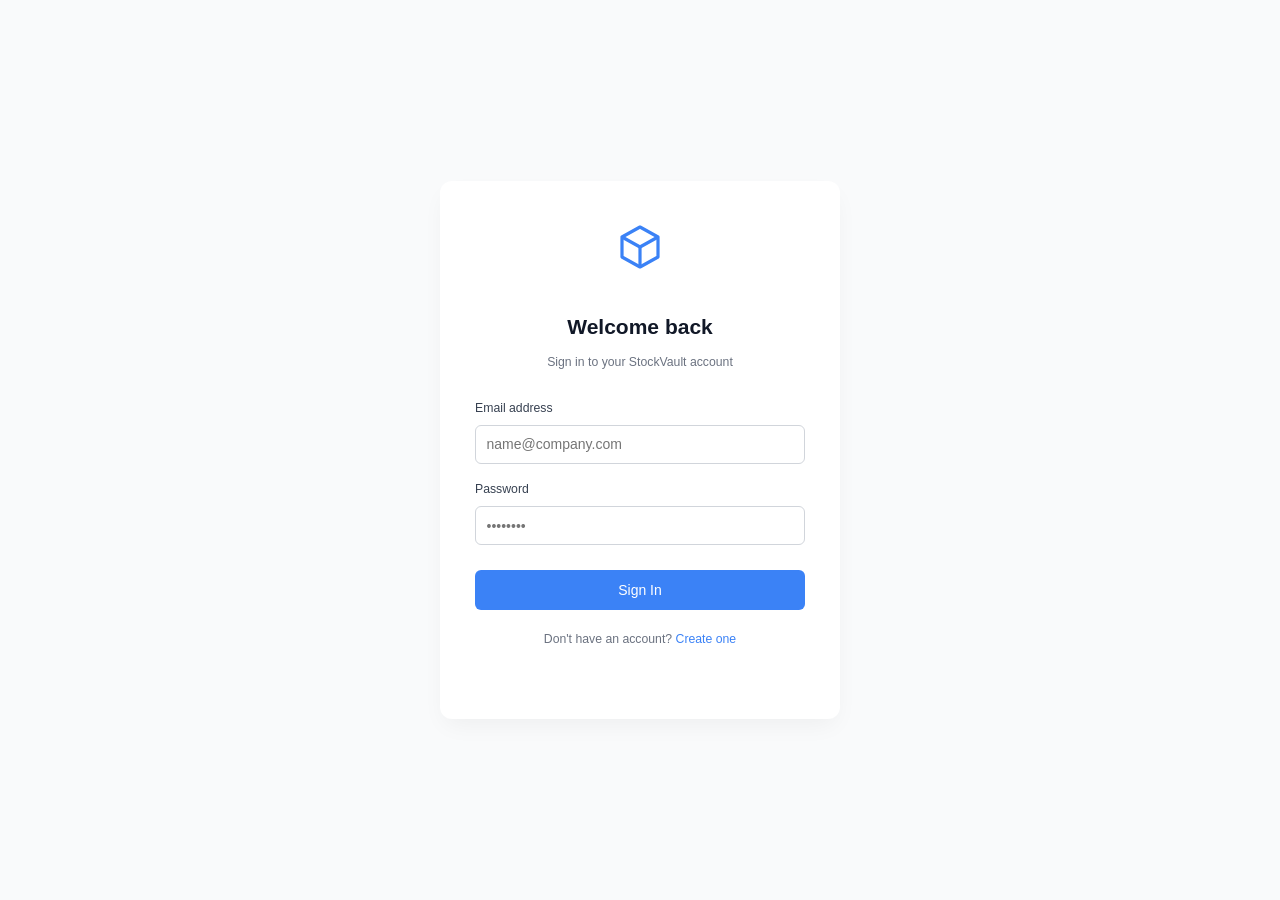
<file: orders.html>
<!DOCTYPE html>
<html lang="en">
<head>
    <meta charset="UTF-8">
    <meta name="viewport" content="width=device-width, initial-scale=1.0">
    <title>StockVault — Orders</title>
    <script src="script.js" defer></script>
    <link rel="stylesheet" href="style.css">
    <script>
        // Authentication Guard
        const token = localStorage.getItem('jwt_token') || localStorage.getItem('token');
        if (!token) {
            window.location.replace('index.html');
        }
    </script>
</head>
<body>
  <div class="app-layout">
    <aside class="sidebar">
      <div class="brand">
        <div class="brand-logo" aria-hidden="true">
          <svg viewBox="0 0 24 24" width="20" height="20" fill="none"><path d="M12 2l10 5.5v11L12 22 2 18.5v-11L12 2z" stroke="currentColor" stroke-width="2" stroke-linejoin="round"/><path d="M12 22v-11.5M2 7.5l10 5.5 10-5.5" stroke="currentColor" stroke-width="2" stroke-linejoin="round"/></svg>
        </div>
        <span class="brand-name">StockVault</span>
      </div>

      <nav class="sidebar-nav" aria-label="Main Navigation">
        <a href="dashboard.html" class="nav-item">
          <svg class="nav-icon" viewBox="0 0 24 24" width="18" height="18" fill="none" aria-hidden="true"><rect x="3" y="3" width="7" height="7" rx="1" stroke="currentColor" stroke-width="1.8"/><rect x="14" y="3" width="7" height="7" rx="1" stroke="currentColor" stroke-width="1.8"/><rect x="3" y="14" width="7" height="7" rx="1" stroke="currentColor" stroke-width="1.8"/><rect x="14" y="14" width="7" height="7" rx="1" stroke="currentColor" stroke-width="1.8"/></svg>
          Overview
        </a>
        <a href="inventory.html" class="nav-item">
          <svg class="nav-icon" viewBox="0 0 24 24" width="18" height="18" fill="none" aria-hidden="true"><path d="M21 8l-9-5-9 5m18 0l-9 5-9-5m18 0v8l-9 5-9-5V8" stroke="currentColor" stroke-width="1.8" stroke-linecap="round" stroke-linejoin="round"/></svg>
          Inventory
        </a>
        <a href="orders.html" class="nav-item is-active">
          <svg class="nav-icon" viewBox="0 0 24 24" width="18" height="18" fill="none" aria-hidden="true"><path d="M6 2h9l3 3v17H6V2Z" stroke="currentColor" stroke-width="1.8" stroke-linejoin="round"/><path d="M9 9h6M9 13h6M9 17h4" stroke="currentColor" stroke-width="1.8" stroke-linecap="round"/></svg>
          Orders
        </a>
        <a href="settings.html" class="nav-item">
          <svg class="nav-icon" viewBox="0 0 24 24" width="18" height="18" fill="none" aria-hidden="true"><circle cx="12" cy="12" r="3" stroke="currentColor" stroke-width="1.8"/><path d="M19.4 15a1.65 1.65 0 0 0 .33 1.82l.06.06a2 2 0 0 1 0 2.83 2 2 0 0 1-2.83 0l-.06-.06a1.65 1.65 0 0 0-1.82-.33 1.65 1.65 0 0 0-1 1.51V21a2 2 0 0 1-2 2 2 2 0 0 1-2-2v-.09A1.65 1.65 0 0 0 9 19.4a1.65 1.65 0 0 0-1.82.33l-.06.06a2 2 0 0 1-2.83 0 2 2 0 0 1 0-2.83l.06-.06a1.65 1.65 0 0 0 .33-1.82 1.65 1.65 0 0 0-1.51-1H3a2 2 0 0 1-2-2 2 2 0 0 1 2-2h.09A1.65 1.65 0 0 0 4.6 9a1.65 1.65 0 0 0-.33-1.82l-.06-.06a2 2 0 0 1 0-2.83 2 2 0 0 1 2.83 0l.06.06a1.65 1.65 0 0 0 1.82.33H9a1.65 1.65 0 0 0 1-1.51V3a2 2 0 0 1 2-2 2 2 0 0 1 2 2v.09a1.65 1.65 0 0 0 1 1.51 1.65 1.65 0 0 0 1.82-.33l.06-.06a2 2 0 0 1 2.83 0 2 2 0 0 1 0 2.83l-.06.06a1.65 1.65 0 0 0-.33 1.82V9a1.65 1.65 0 0 0 1.51 1H21a2 2 0 0 1 2 2 2 2 0 0 1-2 2h-.09a1.65 1.65 0 0 0-1.51 1z" stroke="currentColor" stroke-width="1.8"/></svg>
          Settings
        </a>
      </nav>

      <div class="sidebar-footer">
        <button class="support-btn" id="openSupportBtn">
          <svg viewBox="0 0 24 24" width="16" height="16" fill="none"><path d="M21 11.5a8.38 8.38 0 0 1-.9 3.8 8.5 8.5 0 0 1-7.6 4.7 8.38 8.38 0 0 1-3.8-.9L3 21l1.9-5.7a8.38 8.38 0 0 1-.9-3.8 8.5 8.5 0 0 1 4.7-7.6 8.38 8.38 0 0 1 3.8-.9h.5a8.48 8.48 0 0 1 8 8v.5z" stroke="currentColor" stroke-width="1.8" stroke-linecap="round" stroke-linejoin="round"/></svg>
          Need help? <span style="display: block; font-size: 0.75rem; color: #94a3b8; font-weight: normal;">Raise a ticket</span>
        </button>
        <div class="footer-copy">&copy; 2026 StockVault<br>All rights reserved</div>
      </div>
    </aside>

    <div class="main">
      <header class="topbar">
        <div class="search-wrap" role="search">
          <svg class="search-icon" viewBox="0 0 24 24" width="16" height="16" fill="none" aria-hidden="true"><circle cx="11" cy="11" r="7" stroke="currentColor" stroke-width="1.8"/><path d="m21 21-4.3-4.3" stroke="currentColor" stroke-width="1.8" stroke-linecap="round"/></svg>
          <input type="search" id="globalSearch" placeholder="Search orders by ID or customer..." autocomplete="off">
          <kbd class="kbd-hint">⌘K</kbd>
        </div>

        <div class="topbar-right">
          <div style="position: relative;">
            <button class="icon-btn" id="notifBtn" style="width: 38px; height: 38px; display: inline-flex; align-items: center; justify-content: center;">
              <svg viewBox="0 0 24 24" style="width: 22px !important; height: 22px !important; display: block;" fill="none">
                <path d="M6 9a6 6 0 1 1 12 0c0 4.2 1.2 5.6 1.2 5.6H4.8S6 13.2 6 9Z" stroke="currentColor" stroke-width="1.8" stroke-linejoin="round"/>
                <path d="M10 18a2 2 0 0 0 4 0" stroke="currentColor" stroke-width="1.8" stroke-linecap="round"/>
              </svg>
            </button>
            <div class="dropdown-menu" id="notifMenu">
              <div class="dropdown-header">Notifications</div>
              <div class="dropdown-item">📦 Low stock: Wireless Headphones</div>
              <div class="dropdown-item">✅ Order #ORD-7892 completed</div>
            </div>
          </div>

          <div style="position: relative;">
            <button class="user-chip" id="userMenuBtn">
              <span class="avatar" aria-hidden="true">RB</span>
              <span class="user-name">Reddy Bharath Kumar</span>
            </button>
            <div class="dropdown-menu" id="userMenu">
              <div class="dropdown-header">Logged in as Reddy Bharath Kumar</div>
              <a href="account.html" class="dropdown-item" style="text-decoration: none;">Account Settings</a>
              <a href="billing.html" class="dropdown-item" style="text-decoration: none;">Billing & Plans</a>
              <div class="dropdown-item" id="logoutBtn" style="color: #ef4444; cursor: pointer;">Log Out</div>
            </div>
          </div>
        </div>
      </header>

      <main class="content">
        <div style="display: flex; justify-content: space-between; align-items: center; margin-bottom: 1.5rem;">
          <div class="page-header" style="margin-bottom: 0;">
            <h1>Order Management</h1>
            <p>Track customer checkouts, pending shipments, purchase history, and RMAs.</p>
          </div>
          <button id="addOrderBtn" class="btn btn-primary" style="background: #3b82f6; color: white; padding: 0.6rem 1.25rem; border-radius: 6px; border: none; font-weight: 500; cursor: pointer; display: flex; align-items: center; gap: 0.5rem;">
            <span>+ Create New Order</span>
          </button>
        </div>

        <div style="display: grid; grid-template-columns: repeat(auto-fit, minmax(220px, 1fr)); gap: 1rem; margin-bottom: 1.5rem;">
          <div style="background: white; padding: 1.25rem; border-radius: 12px; border: 1px solid #e5e7eb;">
            <span style="font-size: 0.75rem; font-weight: 600; color: #6b7280; text-transform: uppercase;">Total Orders</span>
            <div id="metricTotalOrders" style="font-size: 1.5rem; font-weight: 700; color: #111827; margin-top: 0.25rem;">1</div>
          </div>
          <div style="background: white; padding: 1.25rem; border-radius: 12px; border: 1px solid #e5e7eb;">
            <span style="font-size: 0.75rem; font-weight: 600; color: #6b7280; text-transform: uppercase;">Total Revenue</span>
            <div id="metricTotalRevenue" style="font-size: 1.5rem; font-weight: 700; color: #10b981; margin-top: 0.25rem;">₹4,500.00</div>
          </div>
          <div style="background: white; padding: 1.25rem; border-radius: 12px; border: 1px solid #e5e7eb;">
            <span style="font-size: 0.75rem; font-weight: 600; color: #6b7280; text-transform: uppercase;">Pending Shipments</span>
            <div id="metricPendingCount" style="font-size: 1.5rem; font-weight: 700; color: #f59e0b; margin-top: 0.25rem;">1</div>
          </div>
          <div style="background: white; padding: 1.25rem; border-radius: 12px; border: 1px solid #e5e7eb;">
            <span style="font-size: 0.75rem; font-weight: 600; color: #6b7280; text-transform: uppercase;">Active Returns</span>
            <div id="metricReturnsCount" style="font-size: 1.5rem; font-weight: 700; color: #ef4444; margin-top: 0.25rem;">0</div>
          </div>
        </div>

        <div class="sub-nav-tabs" style="display: flex; gap: 0.5rem; margin-bottom: 1rem; border-bottom: 1px solid #e5e7eb; padding-bottom: 0.75rem;">
          <button class="tab-btn is-active" data-target="panel-all">All Orders</button>
          <button class="tab-btn" data-target="panel-pending">Pending Shipments</button>
          <button class="tab-btn" data-target="panel-history">Purchase History</button>
          <button class="tab-btn" data-target="panel-returns">Returns & RMAs</button>
        </div>

        <div style="display: flex; justify-content: space-between; align-items: center; margin-bottom: 1rem;">
          <div style="display: flex; gap: 0.75rem; align-items: center;">
            <select id="orderSortSelect" style="padding: 0.5rem 0.75rem; border: 1px solid #d1d5db; border-radius: 6px; background: white; font-size: 0.875rem;">
              <option value="date-desc">Sort by Date (Newest)</option>
              <option value="date-asc">Sort by Date (Oldest)</option>
              <option value="amount-desc">Sort by Total (High to Low)</option>
            </select>
          </div>
          <div id="orderBulkActions" style="display: none; gap: 0.5rem; align-items: center;">
            <span id="orderSelectedCount" style="font-size: 0.875rem; font-weight: 500; color: #4b5563;">0 selected</span>
            <button id="deleteSelectedOrdersBtn" style="background: rgba(239, 68, 68, 0.1); color: #ef4444; border: 1px solid rgba(239, 68, 68, 0.2); padding: 0.4rem 0.8rem; border-radius: 6px; font-size: 0.8rem; font-weight: 500; cursor: pointer;">Delete Selected</button>
          </div>
        </div>

        <div class="tab-content is-active" id="panel-all">
          <div class="table-container" style="background: white; border: 1px solid #e5e7eb; border-radius: 12px; overflow: hidden;">
            <table style="width: 100%; border-collapse: collapse; text-align: left;">
              <thead style="background: #f9fafb; border-bottom: 1px solid #e5e7eb;">
                <tr>
                  <th style="padding: 1rem; width: 40px;"><input type="checkbox" id="selectAllOrders" style="cursor: pointer;"></th>
                  <th style="padding: 1rem; font-size: 0.75rem; color: #6b7280; font-weight: 600; text-transform: uppercase;">Order ID</th>
                  <th style="padding: 1rem; font-size: 0.75rem; color: #6b7280; font-weight: 600; text-transform: uppercase;">Customer</th>
                  <th style="padding: 1rem; font-size: 0.75rem; color: #6b7280; font-weight: 600; text-transform: uppercase;">Date</th>
                  <th style="padding: 1rem; font-size: 0.75rem; color: #6b7280; font-weight: 600; text-transform: uppercase;">Total</th>
                  <th style="padding: 1rem; font-size: 0.75rem; color: #6b7280; font-weight: 600; text-transform: uppercase;">Status</th>
                  <th style="padding: 1rem; font-size: 0.75rem; color: #6b7280; font-weight: 600; text-transform: uppercase;">Actions</th>
                </tr>
              </thead>
              <tbody style="font-size: 0.875rem; color: #374151;" id="orderTableBody">
                </tbody>
            </table>
          </div>
        </div>

        <div class="tab-content" id="panel-pending" style="display: none;">
          <div class="table-container" style="background: white; border: 1px solid #e5e7eb; border-radius: 12px; overflow: hidden;">
            <table style="width: 100%; border-collapse: collapse; text-align: left;">
              <thead style="background: #f9fafb; border-bottom: 1px solid #e5e7eb;">
                <tr>
                  <th style="padding: 1rem; font-size: 0.75rem; color: #6b7280; font-weight: 600; text-transform: uppercase;">Reference</th>
                  <th style="padding: 1rem; font-size: 0.75rem; color: #6b7280; font-weight: 600; text-transform: uppercase;">Partner / Customer</th>
                  <th style="padding: 1rem; font-size: 0.75rem; color: #6b7280; font-weight: 600; text-transform: uppercase;">Expected Date</th>
                  <th style="padding: 1rem; font-size: 0.75rem; color: #6b7280; font-weight: 600; text-transform: uppercase;">Items List</th>
                  <th style="padding: 1rem; font-size: 0.75rem; color: #6b7280; font-weight: 600; text-transform: uppercase;">Action</th>
                </tr>
              </thead>
              <tbody style="font-size: 0.875rem; color: #374151;" id="pendingTableBody">
                <tr style="border-bottom: 1px solid #e5e7eb;">
                  <td style="padding: 1rem; font-weight: 500; color: #111827;">#PEN-402</td>
                  <td style="padding: 1rem;">Logistics Partner (Logitech)</td>
                  <td style="padding: 1rem; color: #6b7280;">Sep 5, 2026</td>
                  <td style="padding: 1rem;">Gaming Mouse (x15 units)</td>
                  <td style="padding: 1rem;"><button class="mark-shipped-btn" style="background: #10b981; color: white; border: none; padding: 0.35rem 0.75rem; border-radius: 4px; font-size: 0.75rem; font-weight: 500; cursor: pointer;">Mark Shipped</button></td>
                </tr>
              </tbody>
            </table>
          </div>
        </div>

        <div class="tab-content" id="panel-history" style="display: none;">
          <div class="table-container" style="background: white; border: 1px solid #e5e7eb; border-radius: 12px; overflow: hidden;">
            <table style="width: 100%; border-collapse: collapse; text-align: left;">
              <thead style="background: #f9fafb; border-bottom: 1px solid #e5e7eb;">
                <tr>
                  <th style="padding: 1rem; font-size: 0.75rem; color: #6b7280; font-weight: 600; text-transform: uppercase;">PO No.</th>
                  <th style="padding: 1rem; font-size: 0.75rem; color: #6b7280; font-weight: 600; text-transform: uppercase;">Supplier</th>
                  <th style="padding: 1rem; font-size: 0.75rem; color: #6b7280; font-weight: 600; text-transform: uppercase;">Date</th>
                  <th style="padding: 1rem; font-size: 0.75rem; color: #6b7280; font-weight: 600; text-transform: uppercase;">Quantity</th>
                  <th style="padding: 1rem; font-size: 0.75rem; color: #6b7280; font-weight: 600; text-transform: uppercase;">Status</th>
                </tr>
              </thead>
              <tbody style="font-size: 0.875rem; color: #374151;">
                <tr style="border-bottom: 1px solid #e5e7eb;">
                  <td style="padding: 1rem; font-weight: 500; color: #111827;">PO-9912</td>
                  <td style="padding: 1rem;">TechCorp Global</td>
                  <td style="padding: 1rem; color: #6b7280;">Aug 20, 2026</td>
                  <td style="padding: 1rem;">50 units</td>
                  <td style="padding: 1rem;"><span style="background: #dcfce7; color: #166534; padding: 0.2rem 0.5rem; border-radius: 4px; font-size: 0.75rem; font-weight: 600;">PAID</span></td>
                </tr>
              </tbody>
            </table>
          </div>
        </div>

        <div class="tab-content" id="panel-returns" style="display: none;">
          <div style="background: white; padding: 2.5rem; border-radius: 12px; border: 1px solid #e5e7eb; text-align: center;">
            <h3 style="font-size: 1rem; font-weight: 600; color: #111827; margin-bottom: 0.25rem;">No Active Returns</h3>
            <p style="font-size: 0.875rem; color: #6b7280; margin: 0;">Processed product returns and customer RMAs will appear here.</p>
          </div>
        </div>
      </main>
    </div>
  </div>

  <div class="modal-overlay" id="orderModalBackdrop" style="display: none; position: fixed; top: 0; left: 0; width: 100%; height: 100%; background: rgba(0,0,0,0.5); z-index: 1000; align-items: center; justify-content: center;">
    <div class="modal-content" style="background: white; padding: 2rem; border-radius: 12px; width: 100%; max-width: 450px; box-shadow: 0 10px 25px rgba(0,0,0,0.1);">
      <div style="display: flex; justify-content: space-between; align-items: center; margin-bottom: 1.25rem;">
        <h2 id="orderModalTitle" style="font-size: 1.25rem; color: #111827; margin: 0;">Create New Order</h2>
        <button id="closeOrderModal" style="background:none; border:none; font-size:1.5rem; cursor:pointer; color:#6b7280;">&times;</button>
      </div>
      <form id="orderForm">
        <div style="margin-bottom: 1rem;">
          <label style="display:block; font-size:0.875rem; font-weight:500; margin-bottom:0.25rem;">Order ID *</label>
          <input type="text" id="ordIdInput" placeholder="e.g. #ORD-9921" required style="width:100%; padding:0.75rem; border:1px solid #d1d5db; border-radius:6px; box-sizing:border-box;">
        </div>
        <div style="margin-bottom: 1rem;">
          <label style="display:block; font-size:0.875rem; font-weight:500; margin-bottom:0.25rem;">Customer Name *</label>
          <input type="text" id="ordCustomerInput" placeholder="e.g. Priya Sharma" required style="width:100%; padding:0.75rem; border:1px solid #d1d5db; border-radius:6px; box-sizing:border-box;">
        </div>
        <div style="margin-bottom: 1rem;">
          <label style="display:block; font-size:0.875rem; font-weight:500; margin-bottom:0.25rem;">Date *</label>
          <input type="text" id="ordDateInput" placeholder="e.g. Sep 2, 2026" required style="width:100%; padding:0.75rem; border:1px solid #d1d5db; border-radius:6px; box-sizing:border-box;">
        </div>
        <div style="margin-bottom: 1rem;">
          <label style="display:block; font-size:0.875rem; font-weight:500; margin-bottom:0.25rem;">Total Amount *</label>
          <input type="text" id="ordTotalInput" placeholder="e.g. ₹5,200.00" required style="width:100%; padding:0.75rem; border:1px solid #d1d5db; border-radius:6px; box-sizing:border-box;">
        </div>
        <div style="margin-bottom: 1.5rem;">
          <label style="display:block; font-size:0.875rem; font-weight:500; margin-bottom:0.25rem;">Status</label>
          <select id="ordStatusInput" style="width:100%; padding:0.75rem; border:1px solid #d1d5db; border-radius:6px; box-sizing:border-box; background:white;">
            <option value="✓ Completed">✓ Completed</option>
            <option value="⏳ Pending">⏳ Pending</option>
            <option value="❌ Cancelled">❌ Cancelled</option>
          </select>
        </div>
        <div style="display: flex; justify-content: flex-end; gap: 1rem;">
          <button type="button" id="cancelOrderBtn" style="background:white; border:1px solid #d1d5db; padding:0.6rem 1.25rem; border-radius:6px; font-weight:500; cursor:pointer;">Cancel</button>
          <button type="submit" style="background:#3b82f6; color:white; border:none; padding:0.6rem 1.25rem; border-radius:6px; font-weight:500; cursor:pointer;">Save Order</button>
        </div>
      </form>
    </div>
  </div>

  <div class="modal-overlay" id="supportModal">
    <div class="modal-content">
      <div class="modal-header">
        <div style="display: flex; gap: 1rem; align-items: center;">
          <div style="width: 40px; height: 40px; background: #eff6ff; color: #3b82f6; border-radius: 50%; display: flex; align-items: center; justify-content: center;">
            <svg viewBox="0 0 24 24" width="20" height="20" fill="none"><path d="M21 11.5a8.38 8.38 0 0 1-.9 3.8 8.5 8.5 0 0 1-7.6 4.7 8.38 8.38 0 0 1-3.8-.9L3 21l1.9-5.7a8.38 8.38 0 0 1-.9-3.8 8.5 8.5 0 0 1 4.7-7.6 8.38 8.38 0 0 1 3.8-.9h.5a8.48 8.48 0 0 1 8 8v.5z" stroke="currentColor" stroke-width="2" stroke-linecap="round" stroke-linejoin="round"/></svg>
          </div>
          <div>
            <h2 style="font-size: 1.25rem; color: #111827;">Submit a Ticket</h2>
            <p style="font-size: 0.875rem; color: #6b7280; margin-top: 0.25rem;">Send feedback or report an issue.</p>
          </div>
        </div>
        <button class="close-btn" id="closeSupportBtn">
          <svg viewBox="0 0 24 24" width="24" height="24" fill="none"><path d="M18 6L6 18M6 6l12 12" stroke="currentColor" stroke-width="2" stroke-linecap="round" stroke-linejoin="round"/></svg>
        </button>
      </div>
      <form>
        <label style="display: block; font-size: 0.875rem; font-weight: 500; margin-bottom: 0.5rem;">Issue Type <span style="color: #ef4444;">*</span></label>
        <select style="width: 100%; padding: 0.75rem; margin-bottom: 1.25rem; border: 1px solid #e5e7eb; border-radius: 6px; background: white; outline: none;">
          <option>Technical Support</option>
          <option>Billing Question</option>
          <option>Feature Request</option>
        </select>
        <label style="display: block; font-size: 0.875rem; font-weight: 500; margin-bottom: 0.5rem;">Message <span style="color: #ef4444;">*</span></label>
        <textarea rows="4" placeholder="Describe your issue in detail..." required style="width: 100%; padding: 0.75rem; margin-bottom: 1.25rem; border: 1px solid #e5e7eb; border-radius: 6px; resize: vertical; font-family: inherit; outline: none;"></textarea>
        <div style="display: flex; justify-content: flex-end; gap: 1rem; margin-top: 1rem;">
          <button type="button" class="btn-secondary" id="cancelSupportBtn" style="background: white; border: 1px solid #e5e7eb; padding: 0.6rem 1.25rem; border-radius: 6px; cursor: pointer; font-weight: 500;">Cancel</button>
          <button type="submit" class="btn-primary" style="background: #3b82f6; color: white; border: none; padding: 0.6rem 1.25rem; border-radius: 6px; cursor: pointer; font-weight: 500;">Send Message</button>
        </div>
      </form>
    </div>
  </div>
<!-- ============ ORDERS PAGE SCRIPT ============ -->
  <script>
    "use strict";
    document.addEventListener('DOMContentLoaded', () => {
        // --- TAB SWITCHING ENGINE ---
        const tabBtns = document.querySelectorAll('.sub-nav-tabs .tab-btn');
        const tabContents = document.querySelectorAll('.tab-content');

        tabBtns.forEach(btn => {
            btn.addEventListener('click', () => {
                const targetId = btn.getAttribute('data-target');
                tabBtns.forEach(b => b.classList.remove('is-active', 'active'));
                btn.classList.add('is-active', 'active');

                tabContents.forEach(content => {
                    content.classList.remove('is-active');
                    content.style.display = 'none';
                });

                const targetPanel = document.getElementById(targetId);
                if (targetPanel) {
                    targetPanel.classList.add('is-active');
                    targetPanel.style.display = 'block';
                }
                localStorage.setItem('stockvault_active_order_tab', targetId);
            });
        });

        const savedTab = localStorage.getItem('stockvault_active_order_tab');
        if (savedTab) {
            const savedBtn = document.querySelector(`[data-target="${savedTab}"]`);
            if (savedBtn) savedBtn.click();
        }

        // --- LOCALSTORAGE PERSISTENCE & METRIC ENGINE ---
        function initOrderStorage() {
            if (!localStorage.getItem('stockvault_orders')) {
                const defaultOrders = [
                    { id: '#ORD-7892', customer: 'Rahul Sharma', date: 'Sep 1, 2026', total: '₹4,500.00', status: '✓ Completed' }
                ];
                localStorage.setItem('stockvault_orders', JSON.stringify(defaultOrders));
            }
        }

        function updateOrderMetrics(orders) {
            const totalCount = orders.length;
            let totalRev = 0;
            let pendingCount = 0;

            orders.forEach(o => {
                const numericVal = parseFloat(o.total.replace(/[^0-9.-]+/g,"")) || 0;
                totalRev += numericVal;
                if (o.status.includes('Pending')) pendingCount++;
            });

            document.getElementById('metricTotalOrders').textContent = totalCount;
            document.getElementById('metricTotalRevenue').textContent = '₹' + totalRev.toLocaleString('en-IN', { minimumFractionDigits: 2 });
            document.getElementById('metricPendingCount').textContent = pendingCount;
        }

        function saveOrdersToStorage() {
            const rows = document.querySelectorAll('#panel-all tbody tr');
            const orders = Array.from(rows).map(row => ({
                id: row.querySelector('[data-field="ord-id"]')?.textContent.trim() || '',
                customer: row.querySelector('[data-field="ord-customer"]')?.textContent.trim() || '',
                date: row.querySelector('[data-field="ord-date"]')?.textContent.trim() || '',
                total: row.querySelector('[data-field="ord-total"]')?.textContent.trim() || '',
                status: row.querySelector('[data-field="ord-status"]')?.textContent.trim() || '✓ Completed'
            }));
            localStorage.setItem('stockvault_orders', JSON.stringify(orders));
            updateOrderMetrics(orders);
        }

        function renderOrdersTable() {
            initOrderStorage();
            const savedOrders = JSON.parse(localStorage.getItem('stockvault_orders') || '[]');
            const tbody = document.querySelector('#panel-all tbody');
            if (!tbody) return;

            tbody.innerHTML = '';
            savedOrders.forEach(ord => {
                const newRow = document.createElement('tr');
                newRow.style.borderBottom = '1px solid #e5e7eb';
                const statusColor = ord.status.includes('Completed') ? '#10b981' : (ord.status.includes('Pending') ? '#f59e0b' : '#ef4444');
                newRow.innerHTML = `
                    <td style="padding: 1rem;"><input type="checkbox" class="order-checkbox" style="cursor: pointer;"></td>
                    <td style="padding: 1rem; font-weight: 500; color: #111827;" data-field="ord-id">${ord.id}</td>
                    <td style="padding: 1rem;" data-field="ord-customer">${ord.customer}</td>
                    <td style="padding: 1rem; color: #6b7280;" data-field="ord-date">${ord.date}</td>
                    <td style="padding: 1rem;" data-field="ord-total">${ord.total}</td>
                    <td style="padding: 1rem;" data-field="ord-status"><span style="color: ${statusColor}; font-weight: 500;">${ord.status}</span></td>
                    <td style="padding: 1rem; display: flex; gap: 0.5rem; align-items: center;">
                        <button class="edit-order-btn" style="background: linear-gradient(135deg, #f9fafb 0%, #e5e7eb 100%); color: #374151; border: 1px solid #cbd5e1; padding: 0.4rem 0.9rem; border-radius: 6px; font-size: 0.8rem; font-weight: 500; cursor: pointer;">Edit</button>
                        <button class="delete-order-btn" style="background: rgba(239, 68, 68, 0.1); color: #ef4444; border: 1px solid rgba(239, 68, 68, 0.2); padding: 0.4rem 0.9rem; border-radius: 6px; font-size: 0.8rem; font-weight: 500; cursor: pointer;">Delete</button>
                    </td>
                `;
                tbody.appendChild(newRow);
            });
            updateOrderMetrics(savedOrders);
            attachCheckboxListeners();
        }

        renderOrdersTable();

        // --- MODAL & CRUD HANDLERS ---
        let editingOrderRow = null;
        const orderModal = document.getElementById('orderModalBackdrop');
        const addOrderBtn = document.getElementById('addOrderBtn');
        const closeOrderBtn = document.getElementById('closeOrderModal');
        const cancelOrderBtn = document.getElementById('cancelOrderBtn');
        const orderModalTitle = document.getElementById('orderModalTitle');
        const orderForm = document.getElementById('orderForm');

        if (addOrderBtn && orderModal) {
            addOrderBtn.addEventListener('click', (e) => {
                e.preventDefault();
                editingOrderRow = null;
                orderModalTitle.textContent = "Create New Order";
                orderForm.reset();
                orderModal.classList.add('is-active');
                orderModal.style.setProperty('display', 'flex', 'important');
            });
        }

        const closeModalFn = () => {
            if (orderModal) {
                orderModal.classList.remove('is-active');
                orderModal.style.setProperty('display', 'none', 'important');
            }
        };

        if (closeOrderBtn) closeOrderBtn.addEventListener('click', closeModalFn);
        if (cancelOrderBtn) cancelOrderBtn.addEventListener('click', closeModalFn);

        // Close modal on backdrop click
        window.addEventListener('click', (e) => {
            if (e.target === orderModal) {
                closeModalFn();
            }
        });

        orderForm?.addEventListener('submit', (e) => {
            e.preventDefault();
            const id = document.getElementById('ordIdInput').value.trim();
            const customer = document.getElementById('ordCustomerInput').value.trim();
            const date = document.getElementById('ordDateInput').value.trim();
            const total = document.getElementById('ordTotalInput').value.trim();
            const status = document.getElementById('ordStatusInput').value.trim();

            if (editingOrderRow) {
                editingOrderRow.querySelector('[data-field="ord-id"]').textContent = id;
                editingOrderRow.querySelector('[data-field="ord-customer"]').textContent = customer;
                editingOrderRow.querySelector('[data-field="ord-date"]').textContent = date;
                editingOrderRow.querySelector('[data-field="ord-total"]').textContent = total;
                const statusColor = status.includes('Completed') ? '#10b981' : (status.includes('Pending') ? '#f59e0b' : '#ef4444');
                editingOrderRow.querySelector('[data-field="ord-status"]').innerHTML = `<span style="color: ${statusColor}; font-weight: 500;">${status}</span>`;
            } else {
                const tbody = document.querySelector('#panel-all tbody');
                const newRow = document.createElement('tr');
                newRow.style.borderBottom = '1px solid #e5e7eb';
                const statusColor = status.includes('Completed') ? '#10b981' : (status.includes('Pending') ? '#f59e0b' : '#ef4444');
                newRow.innerHTML = `
                    <td style="padding: 1rem;"><input type="checkbox" class="order-checkbox" style="cursor: pointer;"></td>
                    <td style="padding: 1rem; font-weight: 500; color: #111827;" data-field="ord-id">${id}</td>
                    <td style="padding: 1rem;" data-field="ord-customer">${customer}</td>
                    <td style="padding: 1rem; color: #6b7280;" data-field="ord-date">${date}</td>
                    <td style="padding: 1rem;" data-field="ord-total">${total}</td>
                    <td style="padding: 1rem;" data-field="ord-status"><span style="color: ${statusColor}; font-weight: 500;">${status}</span></td>
                    <td style="padding: 1rem; display: flex; gap: 0.5rem; align-items: center;">
                        <button class="edit-order-btn" style="background: linear-gradient(135deg, #f9fafb 0%, #e5e7eb 100%); color: #374151; border: 1px solid #cbd5e1; padding: 0.4rem 0.9rem; border-radius: 6px; font-size: 0.8rem; font-weight: 500; cursor: pointer;">Edit</button>
                        <button class="delete-order-btn" style="background: rgba(239, 68, 68, 0.1); color: #ef4444; border: 1px solid rgba(239, 68, 68, 0.2); padding: 0.4rem 0.9rem; border-radius: 6px; font-size: 0.8rem; font-weight: 500; cursor: pointer;">Delete</button>
                    </td>
                `;
                tbody.appendChild(newRow);
            }

            saveOrdersToStorage();
            closeModalFn();
        });

        // --- ROW ACTIONS & BULK SELECTION ---
        document.querySelector('#panel-all tbody')?.addEventListener('click', (e) => {
            if (e.target.classList.contains('edit-order-btn')) {
                editingOrderRow = e.target.closest('tr');
                orderModalTitle.textContent = "Edit Order";
                document.getElementById('ordIdInput').value = editingOrderRow.querySelector('[data-field="ord-id"]').textContent.trim();
                document.getElementById('ordCustomerInput').value = editingOrderRow.querySelector('[data-field="ord-customer"]').textContent.trim();
                document.getElementById('ordDateInput').value = editingOrderRow.querySelector('[data-field="ord-date"]').textContent.trim();
                document.getElementById('ordTotalInput').value = editingOrderRow.querySelector('[data-field="ord-total"]').textContent.trim();
                
                if (orderModal) {
                    orderModal.classList.add('is-active');
                    orderModal.style.setProperty('display', 'flex', 'important');
                }
            } else if (e.target.classList.contains('delete-order-btn')) {
                const row = e.target.closest('tr');
                if (confirm("Are you sure you want to delete this order?")) {
                    row.remove();
                    saveOrdersToStorage();
                }
            }
        });

        function attachCheckboxListeners() {
            const selectAll = document.getElementById('selectAllOrders');
            const checkboxes = document.querySelectorAll('.order-checkbox');
            const bulkActions = document.getElementById('orderBulkActions');
            const selectedCountText = document.getElementById('orderSelectedCount');

            if (!selectAll) return;

            selectAll.addEventListener('change', (e) => {
                checkboxes.forEach(cb => cb.checked = e.target.checked);
                updateBulkBar();
            });

            checkboxes.forEach(cb => {
                cb.addEventListener('change', updateBulkBar);
            });

            function updateBulkBar() {
                const checkedCount = document.querySelectorAll('.order-checkbox:checked').length;
                if (checkedCount > 0) {
                    if (bulkActions) bulkActions.style.display = 'flex';
                    if (selectedCountText) selectedCountText.textContent = `${checkedCount} selected`;
                } else {
                    if (bulkActions) bulkActions.style.display = 'none';
                }
            }
        }

        document.getElementById('deleteSelectedOrdersBtn')?.addEventListener('click', () => {
            const checkedBoxes = document.querySelectorAll('.order-checkbox:checked');
            if (checkedBoxes.length > 0 && confirm(`Delete ${checkedBoxes.length} selected orders?`)) {
                checkedBoxes.forEach(cb => cb.closest('tr').remove());
                saveOrdersToStorage();
                const bulkActions = document.getElementById('orderBulkActions');
                const selectAll = document.getElementById('selectAllOrders');
                if (bulkActions) bulkActions.style.display = 'none';
                if (selectAll) selectAll.checked = false;
            }
        });

        // Support Modal Bindings
        const supportModal = document.getElementById('supportModal');
        document.getElementById('openSupportBtn')?.addEventListener('click', () => {
            if (supportModal) supportModal.style.setProperty('display', 'flex', 'important');
        });
        document.getElementById('closeSupportBtn')?.addEventListener('click', () => {
            if (supportModal) supportModal.style.setProperty('display', 'none', 'important');
        });
        document.getElementById('cancelSupportBtn')?.addEventListener('click', () => {
            if (supportModal) supportModal.style.setProperty('display', 'none', 'important');
        });
    });
  </script>
</body>
</html>
</file>
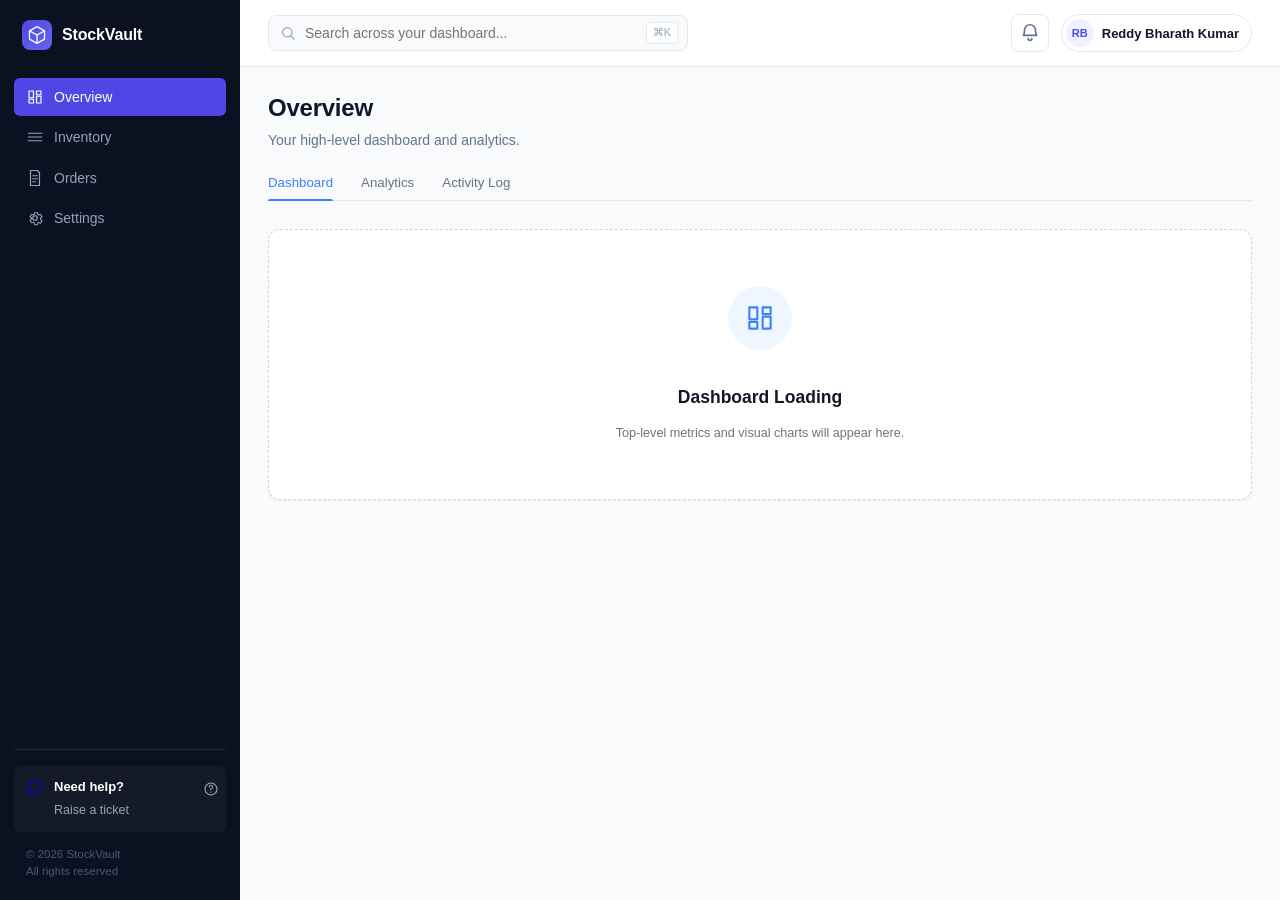
<file: overview.html>
<!DOCTYPE html>
<html lang="en">
<head>
<meta charset="UTF-8">
<meta name="viewport" content="width=device-width, initial-scale=1.0">
<title>StockVault — Overview</title>
<!-- Include the script.js script for global features -->
<script src="script.js" defer></script>
<link rel="stylesheet" href="style.css">
</head>
<body>
<div class="app-shell">

  <!-- SIDEBAR -->
  <aside class="sidebar" id="sidebar">
    <div class="sidebar-top">
      <div class="brand">
        <span class="brand-logo" aria-hidden="true">
          <svg viewBox="0 0 24 24" width="20" height="20" fill="none"><path d="M12 2 L21 7 V17 L12 22 L3 17 V7 Z" stroke="currentColor" stroke-width="1.6" stroke-linejoin="round"/><path d="M3 7 L12 12 L21 7" stroke="currentColor" stroke-width="1.6" stroke-linejoin="round"/><path d="M12 12 V22" stroke="currentColor" stroke-width="1.6"/></svg>
        </span>
        <span class="brand-name">StockVault</span>
      </div>
    </div>

    <nav class="sidebar-nav" aria-label="Primary">
      <a class="nav-item is-active" href="overview.html" aria-current="page">
        <svg viewBox="0 0 24 24" width="18" height="18" fill="none"><path d="M4 13h6V4H4v9Zm0 7h6v-5H4v5Zm10 0h6V11h-6v9Zm0-16v5h6V4h-6Z" stroke="currentColor" stroke-width="1.6" stroke-linejoin="round"/></svg>
        <span>Overview</span>
      </a>
      <a class="nav-item" href="inventory.html">
        <svg viewBox="0 0 24 24" width="18" height="18" fill="none"><path d="M3 7h18M3 12h18M3 17h18" stroke="currentColor" stroke-width="1.6" stroke-linecap="round"/></svg>
        <span>Inventory</span>
      </a>
      <a class="nav-item" href="orders.html">
        <svg viewBox="0 0 24 24" width="18" height="18" fill="none"><path d="M6 2h9l3 3v17H6V2Z" stroke="currentColor" stroke-width="1.6" stroke-linejoin="round"/><path d="M9 9h6M9 13h6M9 17h4" stroke="currentColor" stroke-width="1.6" stroke-linecap="round"/></svg>
        <span>Orders</span>
      </a>
      <a class="nav-item" href="settings.html">
        <svg viewBox="0 0 24 24" width="18" height="18" fill="none"><circle cx="12" cy="12" r="3" stroke="currentColor" stroke-width="1.6"/><path d="M19.4 13.5c.04-.5.04-1 0-1.5l2-1.5-2-3.4-2.3.9a7.6 7.6 0 0 0-1.3-.75L15.4 5h-4l-.4 2.25c-.47.2-.9.45-1.3.75l-2.3-.9-2 3.4 2 1.5c-.04.5-.04 1 0 1.5l-2 1.5 2 3.4 2.3-.9c.4.3.83.55 1.3.75L11.4 21h4l.4-2.25c.47-.2.9-.45 1.3-.75l2.3.9 2-3.4-2-1.5Z" stroke="currentColor" stroke-width="1.4" stroke-linejoin="round"/></svg>
        <span>Settings</span>
      </a>
    </nav>

    <div class="sidebar-bottom">
      <div style="display: flex; align-items: center; position: relative; margin-bottom: 1rem;">
        
        <!-- THE CLICKABLE TICKET BUTTON -->
        <a href="#" id="openSupportBtn" class="help-box" style="flex: 1; text-decoration: none; margin-bottom: 0;">
          <svg viewBox="0 0 24 24" width="18" height="18" fill="none"><path d="M21 11.5a8.38 8.38 0 0 1-.9 3.8 8.5 8.5 0 0 1-7.6 4.7 8.38 8.38 0 0 1-3.8-.9L3 21l1.9-5.7a8.38 8.38 0 0 1-.9-3.8 8.5 8.5 0 0 1 4.7-7.6 8.38 8.38 0 0 1 3.8-.9h.5a8.48 8.48 0 0 1 8 8v.5z" stroke="currentColor" stroke-width="1.6" stroke-linecap="round" stroke-linejoin="round"/></svg>
          <div>
            <p class="help-title">Need help?</p>
            <span class="help-link">Raise a ticket</span>
          </div>
        </a>

        <!-- YOUR CUSTOMIZED EMAIL LINK -->
        <a href="mailto:ragireddyreddappa@gmail.com?subject=Need%20Assistance%20with%20StockVault" class="tooltip-trigger" data-tooltip="Email: ragireddyreddappa@gmail.com" style="cursor: pointer; padding: 0.5rem; color: #9ca3af; position: absolute; right: 0; top: 8px; text-decoration: none; display: flex; align-items: center; justify-content: center;">
          <svg viewBox="0 0 24 24" width="16" height="16" fill="none"><circle cx="12" cy="12" r="9" stroke="currentColor" stroke-width="1.6"/><path d="M9.5 9a2.5 2.5 0 1 1 3.4 2.3c-.7.3-1.4.9-1.4 1.7v.3" stroke="currentColor" stroke-width="1.6" stroke-linecap="round"/><circle cx="12" cy="16.7" r=".9" fill="currentColor"/></svg>
        </a>
      </div>

      <p class="sidebar-copyright">© 2026 StockVault<br>All rights reserved</p>
    </div>
  </aside>

  <!-- MAIN ARENA -->
  <div class="main">
    <header class="topbar">
      <div class="search-wrap" role="search">
        <svg class="search-icon" viewBox="0 0 24 24" width="16" height="16" fill="none"><circle cx="11" cy="11" r="7" stroke="currentColor" stroke-width="1.8"/><path d="m21 21-4.3-4.3" stroke="currentColor" stroke-width="1.8" stroke-linecap="round"/></svg>
        <input type="search" id="globalSearch" placeholder="Search across your dashboard..." autocomplete="off">
        <kbd class="kbd-hint">⌘K</kbd>
      </div>
      <div class="topbar-right">
        <div style="position: relative;">
          <button class="icon-btn" id="notifBtn" style="width: 38px; height: 38px; display: inline-flex; align-items: center; justify-content: center;">
    <svg viewBox="0 0 24 24" style="width: 22px !important; height: 22px !important; min-width: 22px; min-height: 22px; display: block;" fill="none">
        <path d="M6 9a6 6 0 1 1 12 0c0 4.2 1.2 5.6 1.2 5.6H4.8S6 13.2 6 9Z" stroke="currentColor" stroke-width="1.8" stroke-linejoin="round"/>
        <path d="M10 18a2 2 0 0 0 4 0" stroke="currentColor" stroke-width="1.8" stroke-linecap="round"/>
    </svg>
</button>
          <div class="dropdown-menu" id="notifMenu">
            <div class="dropdown-header">Notifications</div>
            <div class="dropdown-item">📊 Weekly report generated</div>
          </div>
        </div>
        <div style="position: relative;">
          <button class="user-chip" id="userMenuBtn">
            <span class="avatar" aria-hidden="true">RB</span><span class="user-name">Reddy Bharath Kumar</span>
          </button>
         <div class="dropdown-menu" id="userMenu">
            <div class="dropdown-header">Logged in as Reddy Bharath Kumar</div>
            <a href="account.html" class="dropdown-item" style="text-decoration: none;">Account Settings</a>
            <a href="billing.html" class="dropdown-item" style="text-decoration: none;">Billing & Plans</a>
            <div class="dropdown-item" id="logoutBtn" style="color: #ef4444; cursor: pointer;">Log Out</div>
          </div>
        </div>
      </div>
    </header>

    <main class="content">
      <div class="page-header">
        <h1>Overview</h1>
        <p>Your high-level dashboard and analytics.</p>
      </div>

      <div class="sub-nav-tabs">
        <button class="tab-btn is-active" data-target="panel-dashboard">Dashboard</button>
        <button class="tab-btn" data-target="panel-analytics">Analytics</button>
        <button class="tab-btn" data-target="panel-activity">Activity Log</button>
      </div>

      <!-- PANELS -->
      <div class="tab-content is-active" id="panel-dashboard">
        <div class="placeholder-panel">
          <span class="placeholder-icon" aria-hidden="true">
            <svg viewBox="0 0 24 24" width="32" height="32" fill="none"><path d="M4 13h6V4H4v9Zm0 7h6v-5H4v5Zm10 0h6V11h-6v9Zm0-16v5h6V4h-6Z" stroke="currentColor" stroke-width="1.6" stroke-linejoin="round"/></svg>
          </span>
          <h2>Dashboard Loading</h2>
          <p>Top-level metrics and visual charts will appear here.</p>
        </div>
      </div>
      <div class="tab-content" id="panel-analytics">
        <div class="placeholder-panel">
          <h2>Analytics & Trends</h2>
          <p>Deep-dive graphs showing your sales and inventory trends over time.</p>
        </div>
      </div>
      <div class="tab-content" id="panel-activity">
        <div class="placeholder-panel">
          <h2>System Activity Log</h2>
          <p>A running timeline of who added, edited, or deleted items.</p>
        </div>
      </div>
    </main>
  </div>
</div>

<!-- SUPPORT TICKET MODAL -->
<div class="modal-overlay" id="supportModal">
  <div class="modal-content">
    <div class="modal-header">
      <div style="display: flex; gap: 1rem; align-items: center;">
        <div style="width: 40px; height: 40px; background: #eff6ff; color: #3b82f6; border-radius: 50%; display: flex; align-items: center; justify-content: center;">
          <svg viewBox="0 0 24 24" width="20" height="20" fill="none"><path d="M21 11.5a8.38 8.38 0 0 1-.9 3.8 8.5 8.5 0 0 1-7.6 4.7 8.38 8.38 0 0 1-3.8-.9L3 21l1.9-5.7a8.38 8.38 0 0 1-.9-3.8 8.5 8.5 0 0 1 4.7-7.6 8.38 8.38 0 0 1 3.8-.9h.5a8.48 8.48 0 0 1 8 8v.5z" stroke="currentColor" stroke-width="2" stroke-linecap="round" stroke-linejoin="round"/></svg>
        </div>
        <div>
          <h2 style="font-size: 1.25rem; color: #111827;">Submit a Ticket</h2>
          <p style="font-size: 0.875rem; color: #6b7280; margin-top: 0.25rem;">Send feedback or report an issue.</p>
        </div>
      </div>
      <button class="close-btn" id="closeSupportBtn">
        <svg viewBox="0 0 24 24" width="24" height="24" fill="none"><path d="M18 6L6 18M6 6l12 12" stroke="currentColor" stroke-width="2" stroke-linecap="round" stroke-linejoin="round"/></svg>
      </button>
    </div>
    
    <form>
      <label style="display: block; font-size: 0.875rem; font-weight: 500; margin-bottom: 0.5rem;">Issue Type <span style="color: #ef4444;">*</span></label>
      <select style="width: 100%; padding: 0.75rem; margin-bottom: 1.25rem; border: 1px solid #e5e7eb; border-radius: 6px; outline: none; background: white;">
        <option>Technical Support</option>
        <option>Billing Question</option>
        <option>Feature Request</option>
      </select>

      <label style="display: block; font-size: 0.875rem; font-weight: 500; margin-bottom: 0.5rem;">Message <span style="color: #ef4444;">*</span></label>
      <textarea rows="4" placeholder="Describe your issue in detail..." required style="width: 100%; padding: 0.75rem; margin-bottom: 1.25rem; border: 1px solid #e5e7eb; border-radius: 6px; resize: vertical; font-family: inherit; outline: none;"></textarea>

      <div style="display: flex; justify-content: flex-end; gap: 1rem; margin-top: 1rem;">
        <button type="button" class="btn-secondary" id="cancelSupportBtn" style="background: white; border: 1px solid #e5e7eb; padding: 0.6rem 1.25rem; border-radius: 6px; cursor: pointer; font-weight: 500;">Cancel</button>
        <button type="submit" class="btn-primary" style="background: #3b82f6; color: white; border: none; padding: 0.6rem 1.25rem; border-radius: 6px; cursor: pointer; font-weight: 500;">Send Message</button>
      </div>
    </form>
  </div>
</div>
<script src="shell.js"></script>
</body>
</html>
</file>
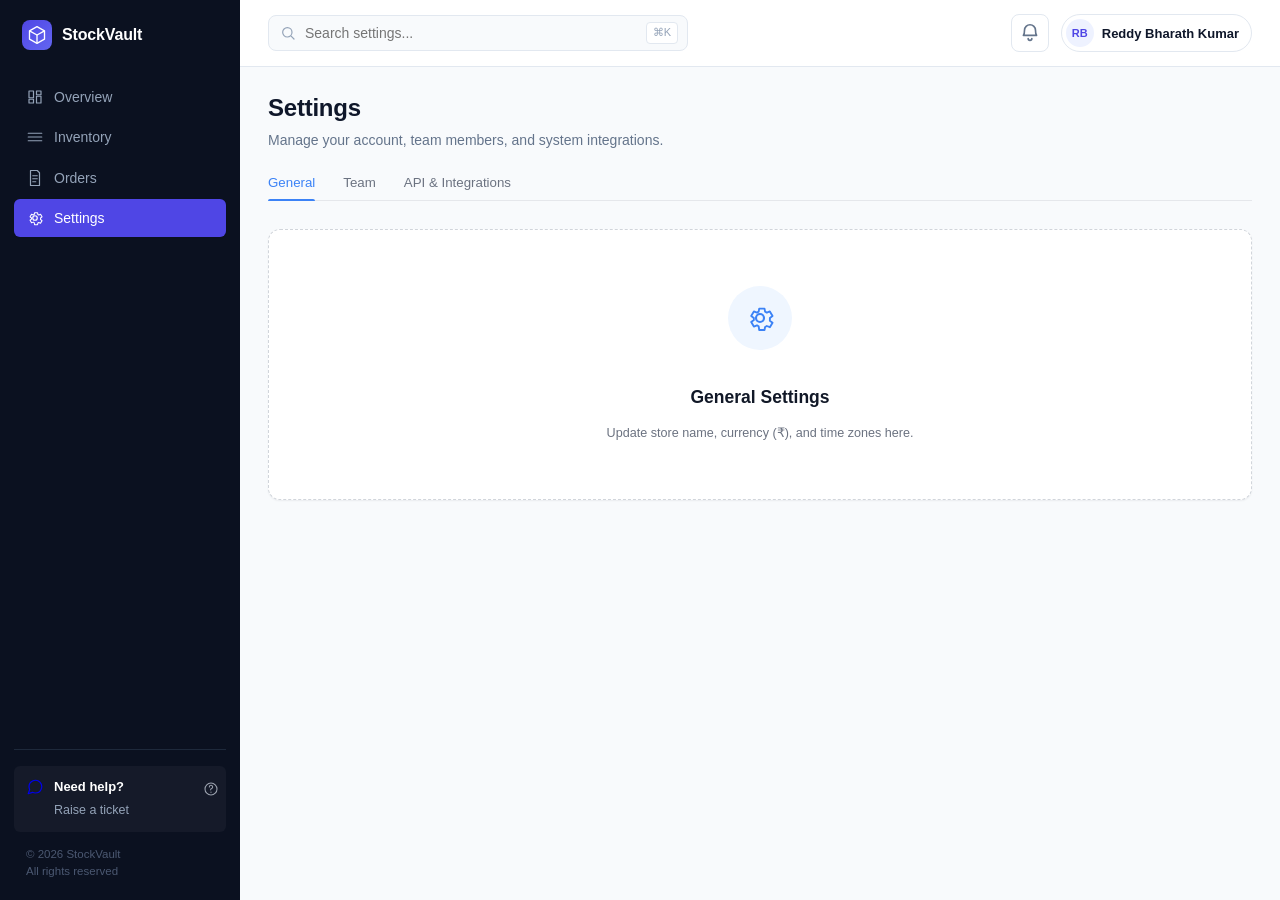
<file: settings.html>
<!DOCTYPE html>
<html lang="en">
<head>
<meta charset="UTF-8">
<meta name="viewport" content="width=device-width, initial-scale=1.0">
<title>StockVault — Settings</title>
<!-- Include the script.js script for global features -->
<script src="script.js" defer></script>
<link rel="stylesheet" href="style.css">
</head>
<body>
<div class="app-shell">

  <aside class="sidebar" id="sidebar">
    <div class="sidebar-top">
      <div class="brand">
        <span class="brand-logo" aria-hidden="true">
          <svg viewBox="0 0 24 24" width="20" height="20" fill="none"><path d="M12 2 L21 7 V17 L12 22 L3 17 V7 Z" stroke="currentColor" stroke-width="1.6" stroke-linejoin="round"/><path d="M3 7 L12 12 L21 7" stroke="currentColor" stroke-width="1.6" stroke-linejoin="round"/><path d="M12 12 V22" stroke="currentColor" stroke-width="1.6"/></svg>
        </span>
        <span class="brand-name">StockVault</span>
      </div>
    </div>

    <nav class="sidebar-nav" aria-label="Primary">
      <a class="nav-item" href="overview.html">
        <svg viewBox="0 0 24 24" width="18" height="18" fill="none"><path d="M4 13h6V4H4v9Zm0 7h6v-5H4v5Zm10 0h6V11h-6v9Zm0-16v5h6V4h-6Z" stroke="currentColor" stroke-width="1.6" stroke-linejoin="round"/></svg>
        <span>Overview</span>
      </a>
      <a class="nav-item" href="inventory.html">
        <svg viewBox="0 0 24 24" width="18" height="18" fill="none"><path d="M3 7h18M3 12h18M3 17h18" stroke="currentColor" stroke-width="1.6" stroke-linecap="round"/></svg>
        <span>Inventory</span>
      </a>
      <a class="nav-item" href="orders.html">
        <svg viewBox="0 0 24 24" width="18" height="18" fill="none"><path d="M6 2h9l3 3v17H6V2Z" stroke="currentColor" stroke-width="1.6" stroke-linejoin="round"/><path d="M9 9h6M9 13h6M9 17h4" stroke="currentColor" stroke-width="1.6" stroke-linecap="round"/></svg>
        <span>Orders</span>
      </a>
      <a class="nav-item is-active" href="settings.html" aria-current="page">
        <svg viewBox="0 0 24 24" width="18" height="18" fill="none"><circle cx="12" cy="12" r="3" stroke="currentColor" stroke-width="1.6"/><path d="M19.4 13.5c.04-.5.04-1 0-1.5l2-1.5-2-3.4-2.3.9a7.6 7.6 0 0 0-1.3-.75L15.4 5h-4l-.4 2.25c-.47.2-.9.45-1.3.75l-2.3-.9-2 3.4 2 1.5c-.04.5-.04 1 0 1.5l-2 1.5 2 3.4 2.3-.9c.4.3.83.55 1.3.75L11.4 21h4l.4-2.25c.47-.2.9-.45 1.3-.75l2.3.9 2-3.4-2-1.5Z" stroke="currentColor" stroke-width="1.4" stroke-linejoin="round"/></svg>
        <span>Settings</span>
      </a>
    </nav>

   <div class="sidebar-bottom">
      <div style="display: flex; align-items: center; position: relative; margin-bottom: 1rem;">
        
        <!-- THE CLICKABLE TICKET BUTTON -->
        <a href="#" id="openSupportBtn" class="help-box" style="flex: 1; text-decoration: none; margin-bottom: 0;">
          <svg viewBox="0 0 24 24" width="18" height="18" fill="none"><path d="M21 11.5a8.38 8.38 0 0 1-.9 3.8 8.5 8.5 0 0 1-7.6 4.7 8.38 8.38 0 0 1-3.8-.9L3 21l1.9-5.7a8.38 8.38 0 0 1-.9-3.8 8.5 8.5 0 0 1 4.7-7.6 8.38 8.38 0 0 1 3.8-.9h.5a8.48 8.48 0 0 1 8 8v.5z" stroke="currentColor" stroke-width="1.6" stroke-linecap="round" stroke-linejoin="round"/></svg>
          <div>
            <p class="help-title">Need help?</p>
            <span class="help-link">Raise a ticket</span>
          </div>
        </a>

        <!-- YOUR CUSTOMIZED EMAIL LINK -->
        <a href="mailto:ragireddyreddappa@gmail.com?subject=Need%20Assistance%20with%20StockVault" class="tooltip-trigger" data-tooltip="Email: ragireddyreddappa@gmail.com" style="cursor: pointer; padding: 0.5rem; color: #9ca3af; position: absolute; right: 0; top: 8px; text-decoration: none; display: flex; align-items: center; justify-content: center;">
          <svg viewBox="0 0 24 24" width="16" height="16" fill="none"><circle cx="12" cy="12" r="9" stroke="currentColor" stroke-width="1.6"/><path d="M9.5 9a2.5 2.5 0 1 1 3.4 2.3c-.7.3-1.4.9-1.4 1.7v.3" stroke="currentColor" stroke-width="1.6" stroke-linecap="round"/><circle cx="12" cy="16.7" r=".9" fill="currentColor"/></svg>
        </a>
      </div>

      <p class="sidebar-copyright">© 2026 StockVault<br>All rights reserved</p>
    </div>
  </aside>

  <div class="main">
    <header class="topbar">
      <div class="search-wrap" role="search">
        <svg class="search-icon" viewBox="0 0 24 24" width="16" height="16" fill="none"><circle cx="11" cy="11" r="7" stroke="currentColor" stroke-width="1.8"/><path d="m21 21-4.3-4.3" stroke="currentColor" stroke-width="1.8" stroke-linecap="round"/></svg>
        <input type="search" id="globalSearch" placeholder="Search settings..." autocomplete="off">
        <kbd class="kbd-hint">⌘K</kbd>
      </div>
      <div class="topbar-right">
        <div style="position: relative;">
          <button class="icon-btn" id="notifBtn" style="width: 38px; height: 38px; display: inline-flex; align-items: center; justify-content: center;">
    <svg viewBox="0 0 24 24" style="width: 22px !important; height: 22px !important; min-width: 22px; min-height: 22px; display: block;" fill="none">
        <path d="M6 9a6 6 0 1 1 12 0c0 4.2 1.2 5.6 1.2 5.6H4.8S6 13.2 6 9Z" stroke="currentColor" stroke-width="1.8" stroke-linejoin="round"/>
        <path d="M10 18a2 2 0 0 0 4 0" stroke="currentColor" stroke-width="1.8" stroke-linecap="round"/>
    </svg>
</button>
          <div class="dropdown-menu" id="notifMenu">
            <div class="dropdown-header">Notifications</div>
            <div class="dropdown-item">⚠️ API token expiring soon</div>
          </div>
        </div>
        <div style="position: relative;">
          <button class="user-chip" id="userMenuBtn">
            <span class="avatar" aria-hidden="true">RB</span><span class="user-name">Reddy Bharath Kumar</span>
          </button>
         <div class="dropdown-menu" id="userMenu">
            <div class="dropdown-header">Logged in as Reddy Bharath Kumar</div>
            <a href="account.html" class="dropdown-item" style="text-decoration: none;">Account Settings</a>
            <a href="billing.html" class="dropdown-item" style="text-decoration: none;">Billing & Plans</a>
            <div class="dropdown-item" id="logoutBtn" style="color: #ef4444; cursor: pointer;">Log Out</div>
          </div>
        </div>
      </div>
    </header>

    <main class="content">
      <div class="page-header">
        <h1>Settings</h1>
        <p>Manage your account, team members, and system integrations.</p>
      </div>

      <div class="sub-nav-tabs">
        <button class="tab-btn is-active" data-target="panel-general">General</button>
        <button class="tab-btn" data-target="panel-team">Team</button>
        <button class="tab-btn" data-target="panel-api">API & Integrations</button>
      </div>

      <!-- PANELS -->
      <div class="tab-content is-active" id="panel-general">
        <div class="placeholder-panel">
          <span class="placeholder-icon" aria-hidden="true">
            <svg viewBox="0 0 24 24" width="32" height="32" fill="none"><circle cx="12" cy="12" r="3" stroke="currentColor" stroke-width="1.6"/><path d="M19.4 13.5c.04-.5.04-1 0-1.5l2-1.5-2-3.4-2.3.9a7.6 7.6 0 0 0-1.3-.75L15.4 5h-4l-.4 2.25c-.47.2-.9.45-1.3.75l-2.3-.9-2 3.4 2 1.5c-.04.5-.04 1 0 1.5l-2 1.5 2 3.4 2.3-.9c.4.3.83.55 1.3.75L11.4 21h4l.4-2.25c.47-.2.9-.45 1.3-.75l2.3.9 2-3.4-2-1.5Z" stroke="currentColor" stroke-width="1.4" stroke-linejoin="round"/></svg>
          </span>
          <h2>General Settings</h2>
          <p>Update store name, currency (₹), and time zones here.</p>
        </div>
      </div>
      <div class="tab-content" id="panel-team">
        <div class="placeholder-panel">
          <h2>Team Management</h2>
          <p>Add new employees and set their access limits.</p>
        </div>
      </div>
      <div class="tab-content" id="panel-api">
        <div class="placeholder-panel">
          <h2>API Connection</h2>
          <p>Connect this frontend directly to your Java Spring Boot backend API.</p>
        </div>
      </div>
    </main>
  </div>
</div>

<!-- SUPPORT TICKET MODAL -->
<div class="modal-overlay" id="supportModal">
  <div class="modal-content">
    <div class="modal-header">
      <div style="display: flex; gap: 1rem; align-items: center;">
        <div style="width: 40px; height: 40px; background: #eff6ff; color: #3b82f6; border-radius: 50%; display: flex; align-items: center; justify-content: center;">
          <svg viewBox="0 0 24 24" width="20" height="20" fill="none"><path d="M21 11.5a8.38 8.38 0 0 1-.9 3.8 8.5 8.5 0 0 1-7.6 4.7 8.38 8.38 0 0 1-3.8-.9L3 21l1.9-5.7a8.38 8.38 0 0 1-.9-3.8 8.5 8.5 0 0 1 4.7-7.6 8.38 8.38 0 0 1 3.8-.9h.5a8.48 8.48 0 0 1 8 8v.5z" stroke="currentColor" stroke-width="2" stroke-linecap="round" stroke-linejoin="round"/></svg>
        </div>
        <div>
          <h2 style="font-size: 1.25rem; color: #111827;">Submit a Ticket</h2>
          <p style="font-size: 0.875rem; color: #6b7280; margin-top: 0.25rem;">Send feedback or report an issue.</p>
        </div>
      </div>
      <button class="close-btn" id="closeSupportBtn">
        <svg viewBox="0 0 24 24" width="24" height="24" fill="none"><path d="M18 6L6 18M6 6l12 12" stroke="currentColor" stroke-width="2" stroke-linecap="round" stroke-linejoin="round"/></svg>
      </button>
    </div>
    
    <form>
      <label style="display: block; font-size: 0.875rem; font-weight: 500; margin-bottom: 0.5rem;">Issue Type <span style="color: #ef4444;">*</span></label>
      <select style="width: 100%; padding: 0.75rem; margin-bottom: 1.25rem; border: 1px solid #e5e7eb; border-radius: 6px; outline: none; background: white;">
        <option>Technical Support</option>
        <option>Billing Question</option>
        <option>Feature Request</option>
      </select>

      <label style="display: block; font-size: 0.875rem; font-weight: 500; margin-bottom: 0.5rem;">Message <span style="color: #ef4444;">*</span></label>
      <textarea rows="4" placeholder="Describe your issue in detail..." required style="width: 100%; padding: 0.75rem; margin-bottom: 1.25rem; border: 1px solid #e5e7eb; border-radius: 6px; resize: vertical; font-family: inherit; outline: none;"></textarea>

      <div style="display: flex; justify-content: flex-end; gap: 1rem; margin-top: 1rem;">
        <button type="button" class="btn-secondary" id="cancelSupportBtn" style="background: white; border: 1px solid #e5e7eb; padding: 0.6rem 1.25rem; border-radius: 6px; cursor: pointer; font-weight: 500;">Cancel</button>
        <button type="submit" class="btn-primary" style="background: #3b82f6; color: white; border: none; padding: 0.6rem 1.25rem; border-radius: 6px; cursor: pointer; font-weight: 500;">Send Message</button>
      </div>
    </form>
  </div>
</div>
<script src="shell.js"></script>
</body>
</html>
</file>
<file: style.css>
/* ==========================================================================
   StockVault — Inventory Dashboard Styles (Cleaned & Production-Ready)
   ========================================================================== */

/* ==========================================
   Zero I-Beam & Zero Text Highlighting on Inventory Table
   ========================================== */

/* 1. Force a steady arrow cursor and block text selection on all cells, text, and containers in the table */
#tableBody td,
#tableBody th,
#tableBody td *,
.table-container {
  cursor: default !important;
  -webkit-user-select: none !important;
  -moz-user-select: none !important;
  -ms-user-select: none !important;
  user-select: none !important;
}

/* 2. Keep the hand pointer explicitly active for interactive elements */
#tableBody input[type="checkbox"],
#selectAllCheckbox,
.row-action-btn,
button {
  cursor: pointer !important;
}

:root {
  --primary: #4f46e5;
  --primary-hover: #4338ca;
  --primary-light: #eef2ff;

  --background: #f8fafc;
  --surface: #ffffff;
  --border: #e2e8f0;
  --border-strong: #cbd5e1;

  --text: #0f172a;
  --text-secondary: #64748b;
  --text-muted: #94a3b8;

  --danger: #dc2626;
  --danger-hover: #b91c1c;
  --danger-light: #fef2f2;

  --success: #16a34a;
  --success-light: #f0fdf4;

  --warning: #d97706;
  --warning-light: #fffbeb;

  --sidebar: #0b1120;
  --sidebar-text: #94a3b8;
  --sidebar-text-active: #ffffff;
  --sidebar-border: #1e293b;

  --radius-sm: 6px;
  --radius: 10px;
  --radius-lg: 14px;

  --shadow-sm: 0 1px 2px rgba(15, 23, 42, 0.06);
  --shadow: 0 1px 3px rgba(15, 23, 42, 0.08), 0 1px 2px rgba(15, 23, 42, 0.04);
  --shadow-md: 0 4px 12px rgba(15, 23, 42, 0.1);
  --shadow-lg: 0 12px 32px rgba(15, 23, 42, 0.18);

  --transition: 180ms ease;
  --sidebar-width: 240px;
}

* {
  box-sizing: border-box;
}

html,
body {
  margin: 0;
  padding: 0;
  background: var(--background);
  color: var(--text);
  font-family:
    -apple-system, BlinkMacSystemFont, "Inter", "Segoe UI", Roboto, Helvetica,
    Arial, sans-serif;
  font-size: 14px;
  line-height: 1.45;
  -webkit-font-smoothing: antialiased;
}

button,
input,
select {
  font-family: inherit;
  font-size: inherit;
  color: inherit;
  border-radius: 8px;
}

.sr-only {
  position: absolute;
  width: 1px;
  height: 1px;
  padding: 0;
  margin: -1px;
  overflow: hidden;
  clip: rect(0, 0, 0, 0);
  white-space: nowrap;
  border: 0;
}

:focus-visible {
  outline: 2px solid var(--primary);
  outline-offset: 2px;
}

/* ============ LAYOUT ============ */
.app-shell {
  display: flex;
  min-height: 100vh;
}

.main {
  flex: 1;
  margin-left: var(--sidebar-width);
  display: flex;
  flex-direction: column;
  min-width: 0;
}

/* ============ SIDEBAR ============ */
.sidebar {
  position: fixed;
  top: 0;
  left: 0;
  bottom: 0;
  width: var(--sidebar-width);
  background: var(--sidebar);
  color: var(--sidebar-text);
  display: flex;
  flex-direction: column;
  padding: 20px 14px;
  z-index: 40;
  transition: transform var(--transition);
}

.sidebar-top {
  padding: 0 8px 20px;
}

.brand {
  display: flex;
  align-items: center;
  gap: 10px;
  color: #fff;
}

.brand-logo {
  display: inline-flex;
  align-items: center;
  justify-content: center;
  width: 30px;
  height: 30px;
  border-radius: 8px;
  background: linear-gradient(135deg, var(--primary), #6366f1);
  color: #fff;
}

.brand-name {
  font-weight: 700;
  font-size: 16px;
  letter-spacing: -0.01em;
}

.sidebar-nav {
  display: flex;
  flex-direction: column;
  gap: 2px;
  margin-top: 8px;
}

.nav-item {
  display: flex;
  align-items: center;
  gap: 10px;
  padding: 9px 12px;
  border-radius: var(--radius-sm);
  color: var(--sidebar-text);
  text-decoration: none;
  font-weight: 500;
  transition:
    background var(--transition),
    color var(--transition);
}

.nav-item:hover {
  background: rgba(255, 255, 255, 0.06);
  color: #fff;
}

.nav-item.is-active {
  background: var(--primary);
  color: #fff;
  box-shadow: var(--shadow-sm);
}

.sidebar-bottom {
  margin-top: auto;
  padding-top: 16px;
  border-top: 1px solid var(--sidebar-border);
}

.help-box {
  display: flex;
  gap: 10px;
  padding: 12px;
  border-radius: var(--radius-sm);
  background: rgba(255, 255, 255, 0.04);
  margin-bottom: 14px;
}

.help-title {
  margin: 0 0 2px;
  color: #fff;
  font-weight: 600;
  font-size: 13px;
}

.help-link {
  color: var(--sidebar-text);
  font-size: 12.5px;
  text-decoration: none;
}

.help-link:hover {
  color: #fff;
  text-decoration: underline;
}

.sidebar-copyright {
  margin: 0;
  padding: 0 12px;
  font-size: 11.5px;
  color: #4b5871;
  line-height: 1.5;
}

.sidebar-backdrop {
  display: none;
  position: fixed;
  inset: 0;
  background: rgba(15, 23, 42, 0.5);
  z-index: 30;
}

/* ============ TOP HEADER ============ */
.topbar {
  position: sticky;
  top: 0;
  z-index: 20;
  display: flex;
  align-items: center;
  gap: 16px;
  padding: 14px 28px;
  background: var(--surface);
  border-bottom: 1px solid var(--border);
}

.sidebar-toggle {
  display: none;
  align-items: center;
  justify-content: center;
  width: 36px;
  height: 36px;
  border: 1px solid var(--border);
  background: var(--surface);
  border-radius: var(--radius-sm);
  cursor: pointer;
}

.search-wrap {
  position: relative;
  flex: 1;
  max-width: 420px;
  display: flex;
  align-items: center;
}

.search-icon {
  position: absolute;
  left: 12px;
  color: var(--text-muted);
  pointer-events: none;
}

.search-wrap input {
  width: 100%;
  padding: 9px 44px 9px 36px;
  border: 1px solid var(--border);
  border-radius: 8px;
  background: var(--background);
  transition:
    border-color var(--transition),
    box-shadow var(--transition);
}

.search-wrap input:focus {
  outline: none;
  border-color: var(--primary);
  box-shadow: 0 0 0 3px var(--primary-light);
  background: var(--surface);
}

.kbd-hint {
  position: absolute;
  right: 10px;
  padding: 2px 6px;
  font-size: 11px;
  font-family: inherit;
  color: var(--text-muted);
  background: var(--surface);
  border: 1px solid var(--border);
  border-radius: 4px;
}

.topbar-right {
  margin-left: auto;
  display: flex;
  align-items: center;
  gap: 12px;
}

.icon-btn {
  position: relative;
  display: inline-flex;
  align-items: center;
  justify-content: center;
  width: 38px;
  height: 38px;
  flex-shrink: 0; /* Prevents flexbox from squishing the button */
  border: 1px solid var(--border);
  background: var(--surface);
  border-radius: 8px;
  color: var(--text-secondary);
  cursor: pointer;
  transition: all 0.2s ease;
}

.icon-btn:hover {
  background: var(--background);
  color: var(--text);
  border-color: var(--border-strong);
}

.icon-btn svg {
  width: 26px !important; /* Scaled up to fit the container proportionally */
  height: 26px !important;
  display: block;
  stroke: currentColor;
  stroke-width: 1.8;
  fill: none;
}

.notif-badge {
  position: absolute;
  top: 6px;
  right: 6px;
  width: 8px;
  height: 8px;
  border-radius: 50%;
  background: var(--danger);
  border: 2px solid var(--surface);
}

.user-chip {
  display: flex;
  align-items: center;
  gap: 8px;
  padding: 4px 12px 4px 4px;
  border: 1px solid var(--border);
  background: var(--surface);
  border-radius: 999px !important;
  cursor: pointer;
  transition: background var(--transition);
}

.user-chip:hover {
  background: var(--background);
}

.avatar {
  display: inline-flex;
  align-items: center;
  justify-content: center;
  width: 28px;
  height: 28px;
  border-radius: 50% !important;
  background: var(--primary-light);
  color: var(--primary);
  font-weight: 700;
  font-size: 11px;
}

.user-name {
  font-weight: 600;
  font-size: 13px;
}

/* ============ SUB-NAVIGATION TABS ============ */
.sub-nav-tabs {
  display: flex;
  gap: 2rem;
  border-bottom: 1px solid #e5e7eb;
  margin-bottom: 2rem;
  margin-top: 1rem;
}

.tab-btn {
  background: none;
  border: none;
  padding: 0.75rem 0;
  font-size: 0.95rem;
  font-weight: 500;
  color: #6b7280;
  cursor: pointer;
  position: relative;
  transition: color 0.2s;
  border-radius: 0 !important;
}

.tab-btn:hover {
  color: #111827;
  transform: none;
}

.tab-btn.is-active {
  color: #3b82f6;
}

.tab-btn.is-active::after {
  content: "";
  position: absolute;
  bottom: -1px;
  left: 0;
  width: 100%;
  height: 2px;
  background-color: #3b82f6;
  border-radius: 2px 2px 0 0;
}

.tab-content {
  display: none;
}

/* Target tab panels on switch */
.tab-content.is-active#panel-products {
  display: block;
  animation: slideUpFade 0.5s cubic-bezier(0.16, 1, 0.3, 1) forwards;
}

.tab-content.is-active#panel-categories {
  display: block;
  animation: scaleInPop 0.45s cubic-bezier(0.34, 1.56, 0.64, 1) forwards;
}

.tab-content.is-active#panel-suppliers {
  display: block;
  animation: slideFromRight 0.45s cubic-bezier(0.16, 1, 0.3, 1) forwards;
}

.tab-content.is-active {
  display: block;
}

/* ============ CONTENT & VIEWS ============ */
.content {
  padding: 24px 28px 48px;
  max-width: 1280px;
  width: 100%;
  margin: 0 auto;
}

.page-header h1 {
  margin: 0 0 4px;
  font-size: 24px;
  font-weight: 700;
  letter-spacing: -0.01em;
  color: var(--text);
}

.page-header p {
  margin: 0;
  color: var(--text-secondary);
}

/* ============ METRIC CARDS ============ */
.metrics {
  display: grid;
  grid-template-columns: repeat(3, 1fr);
  gap: 16px;
  margin: 22px 0;
}

.metric-card,
.card {
  background: var(--surface);
  border: 1px solid var(--border);
  border-radius: var(--radius-lg);
  padding: 18px 20px;
  box-shadow: var(--shadow-sm);
  transition: all 0.3s cubic-bezier(0.16, 1, 0.3, 1);
}

.card:hover,
.metric-card:hover {
  transform: translateY(-3px);
  box-shadow:
    0 12px 30px -6px rgba(0, 0, 0, 0.08),
    0 4px 12px -4px rgba(0, 0, 0, 0.04);
  border-color: rgba(59, 130, 246, 0.3);
}

.metric-title {
  margin: 0 0 8px;
  font-size: 13px;
  color: var(--text-secondary);
  font-weight: 500;
}

.metric-value {
  margin: 0 0 6px;
  font-size: 26px;
  font-weight: 700;
  letter-spacing: -0.02em;
}

.metric-delta {
  margin: 0;
  font-size: 12.5px;
  font-weight: 600;
}

.metric-delta.is-up {
  color: var(--success);
}
.metric-delta.is-down {
  color: var(--danger);
}

/* ============ ACTION BAR ============ */
.action-bar {
  display: flex;
  align-items: center;
  justify-content: space-between;
  gap: 12px;
  margin-bottom: 12px;
}

.sort-wrap select {
  padding: 8px 32px 8px 12px;
  border: 1px solid var(--border);
  background: var(--surface);
  cursor: pointer;
  font-weight: 500;
}

.sort-wrap select:focus {
  border-color: var(--primary);
}

/* ==========================================================
   Universal Tactile Press-Down & Screen-Compression Effect
   ========================================================== */

/* 1. Base hover states (Subtle shadow, no zooming) */
button, 
.btn, 
.tab-btn, 
.nav-item, 
.user-chip {
  transition: background-color 0.2s ease, color 0.2s ease, box-shadow 0.2s ease, transform 0.06s ease, filter 0.06s ease;
}

button:hover,
.btn:hover,
.tab-btn:hover,
.nav-item:hover,
.user-chip:hover {
  transform: none;
  box-shadow: 0 4px 12px rgba(59, 130, 246, 0.15);
}

/* 2. Active / Click State (Compresses straight back into the screen) */
button:active,
.btn:active,
.tab-btn:active,
.nav-item:active,
.user-chip:active {
  transform: scale(0.96); /* Squeezes uniformly inward from the center */
  box-shadow: inset 0 4px 8px rgba(0, 0, 0, 0.25); /* Inset shadow creates depth */
  filter: brightness(0.96); /* Dims slightly as it recedes away from light */
}

/* ============ BULK BAR ============ */
.bulk-bar {
  display: flex;
  align-items: center;
  gap: 12px;
  padding: 10px 16px;
  margin-bottom: 12px;
  background: var(--primary-light);
  border: 1px solid #c7d2fe;
  border-radius: var(--radius);
  font-weight: 600;
  color: var(--primary-hover);
  animation: fadeSlideIn 180ms ease;
}

/* ============ TABLE & CONTAINERS ============ */
.table-card,
.table-container {
  background: var(--surface);
  border: 1px solid var(--border);
  border-radius: 14px;
  overflow: hidden;
  box-shadow: var(--shadow-sm);
  transition: all 0.3s cubic-bezier(0.16, 1, 0.3, 1);
}

.table-container table {
  width: 100%;
  border-collapse: collapse;
}

.inventory-table {
  width: 100%;
  border-collapse: collapse;
}

.inventory-table thead th,
table thead th {
  text-align: left;
  font-size: 12px;
  text-transform: uppercase;
  letter-spacing: 0.04em;
  color: var(--text-secondary);
  font-weight: 600;
  padding: 12px 16px;
  border-bottom: 1px solid var(--border);
  background: #fbfcfe;
}

.inventory-table tbody td,
table tbody td {
  padding: 12px 16px;
  border-bottom: 1px solid var(--border);
  vertical-align: middle;
}

.inventory-table tbody tr:hover,
table tbody tr:hover {
  background: #f8fafc;
}
.inventory-table tbody tr:last-child td,
table tbody tr:last-child td {
  border-bottom: none;
}

.col-checkbox {
  width: 40px;
}
.col-actions {
  width: 110px;
  text-align: right;
}

.product-id {
  color: var(--text-secondary);
  font-variant-numeric: tabular-nums;
}

.product-thumb {
  width: 40px;
  height: 40px;
  border-radius: var(--radius-sm);
  background: var(--background);
  border: 1px solid var(--border);
  display: flex;
  align-items: center;
  justify-content: center;
  overflow: hidden;
}

.product-thumb img {
  width: 100%;
  height: 100%;
  object-fit: contain;
}

.product-thumb svg {
  color: var(--text-muted);
}

.product-name-cell .p-name {
  font-weight: 600;
  color: var(--text);
}

.product-name-cell .p-category {
  color: var(--text-secondary);
  font-size: 12.5px;
  margin-top: 1px;
}

.price-cell {
  font-variant-numeric: tabular-nums;
  font-weight: 500;
}

.stock-badge {
  display: inline-flex;
  align-items: center;
  gap: 6px;
  font-weight: 600;
  font-variant-numeric: tabular-nums;
}

.stock-dot {
  width: 7px;
  height: 7px;
  border-radius: 50%;
}

.stock-high {
  color: #15803d;
}
.stock-high .stock-dot {
  background: var(--success);
}
.stock-medium {
  color: #b45309;
}
.stock-medium .stock-dot {
  background: var(--warning);
}
.stock-low {
  color: #b91c1c;
}
.stock-low .stock-dot {
  background: var(--danger);
}

.row-actions {
  display: flex;
  gap: 6px;
  justify-content: flex-end;
}

.row-action-btn {
  display: inline-flex;
  align-items: center;
  justify-content: center;
  width: 30px;
  height: 30px;
  border-radius: var(--radius-sm);
  border: 1px solid var(--border);
  background: var(--surface);
  color: var(--text-secondary);
  cursor: pointer;
  transition:
    background var(--transition),
    color var(--transition),
    border-color var(--transition);
}

.row-action-btn:hover {
  background: var(--background);
  color: var(--text);
}
.row-action-btn.danger:hover {
  background: var(--danger-light);
  color: var(--danger);
  border-color: #fca5a5;
}

/* ============ TABLE STATES ============ */
.table-state {
  display: flex;
  flex-direction: column;
  align-items: center;
  justify-content: center;
  gap: 10px;
  padding: 60px 24px;
  text-align: center;
}

.table-state[hidden],
.pagination[hidden],
.bulk-bar[hidden],
.modal-overlay[hidden],
.modal-backdrop[hidden] {
  display: none !important;
}

.table-state-title {
  margin: 0;
  font-weight: 600;
  color: var(--text);
}
.table-state-sub {
  margin: 0;
  color: var(--text-secondary);
  font-size: 13px;
}

.spinner {
  width: 26px;
  height: 26px;
  border-radius: 50%;
  border: 3px solid var(--border);
  border-top-color: var(--primary);
  animation: spin 700ms linear infinite;
}

@keyframes spin {
  to {
    transform: rotate(360deg);
  }
}

/* ============ PAGINATION ============ */
.pagination {
  display: flex;
  align-items: center;
  justify-content: space-between;
  padding: 14px 16px;
  border-top: 1px solid var(--border);
  color: var(--text-secondary);
  font-size: 13px;
  flex-wrap: wrap;
  gap: 10px;
}

.pager {
  display: flex;
  align-items: center;
  gap: 4px;
}

.pager button {
  min-width: 32px;
  height: 32px;
  padding: 0 8px;
  border: 1px solid var(--border);
  background: var(--surface);
  cursor: pointer;
  font-weight: 500;
  color: var(--text);
  transition:
    background var(--transition),
    border-color var(--transition);
}

.pager button:hover:not(:disabled):not(.is-active) {
  background: var(--background);
}

.pager button.is-active {
  background: var(--primary);
  border-color: var(--primary);
  color: #fff;
}

.pager button:disabled {
  opacity: 0.45;
  cursor: not-allowed;
}

.pager .ellipsis {
  padding: 0 4px;
  color: var(--text-muted);
}

/* ============ MODALS & OVERLAYS ============ */
.modal-overlay,
.modal-backdrop {
  position: fixed;
  inset: 0;
  background: rgba(17, 24, 39, 0.6);
  backdrop-filter: blur(4px);
  -webkit-backdrop-filter: blur(4px);
  display: flex;
  align-items: center;
  justify-content: center;
  padding: 20px;
  z-index: 1000;
  opacity: 0;
  pointer-events: none;
  transition: all 0.3s ease;
}

.modal-overlay.active,
.modal-overlay.is-open,
.modal-backdrop.is-open {
  opacity: 1;
  pointer-events: auto;
}

.modal,
.modal-content {
  background: #ffffff;
  width: 100%;
  max-width: 480px;
  max-height: 90vh;
  overflow-y: auto;
  border-radius: 14px;
  box-shadow: 0 20px 25px -5px rgba(0, 0, 0, 0.1);
  padding: 22px 24px 24px;
  opacity: 0;
  transform: scale(0.95);
  transition:
    opacity 200ms ease,
    transform 200ms ease;
}

.modal-overlay.active .modal-content,
.modal-overlay.is-open .modal-content,
.modal-backdrop.is-open .modal {
  opacity: 1;
  transform: scale(1);
}

.modal-sm {
  max-width: 420px;
}

.modal-header {
  display: flex;
  align-items: flex-start;
  justify-content: space-between;
  gap: 12px;
  margin-bottom: 1.5rem;
}

.modal-header h2 {
  margin: 0 0 2px;
  font-size: 17px;
  font-weight: 700;
}

.modal-header p {
  margin: 0;
  color: var(--text-secondary);
  font-size: 13px;
}

.close-btn {
  background: none;
  border: none;
  color: #9ca3af;
  cursor: pointer;
  display: flex;
  align-items: center;
  justify-content: center;
  transition: color 0.2s;
  border-radius: 4px;
}

.close-btn:hover {
  color: #111827;
}

.modal-message {
  color: var(--text-secondary);
  font-size: 13.5px;
  margin: 0 0 20px;
}

.form-field {
  margin-bottom: 16px;
}

.form-row {
  display: grid;
  grid-template-columns: 1fr 1fr;
  gap: 12px;
}

.form-field label {
  display: block;
  margin-bottom: 6px;
  font-weight: 600;
  font-size: 13px;
}

.required {
  color: var(--danger);
}

.form-field input {
  width: 100%;
  padding: 9px 12px;
  border: 1px solid var(--border);
  background: var(--surface);
  border-radius: 8px;
  transition:
    border-color var(--transition),
    box-shadow var(--transition);
}

.form-field input:focus {
  outline: none;
  border-color: var(--primary);
  box-shadow: 0 0 0 3px var(--primary-light);
}

.form-field input.has-error {
  border-color: var(--danger);
}

.field-error {
  margin: 6px 0 0;
  font-size: 12px;
  color: var(--danger);
  min-height: 0;
}

.modal-footer {
  display: flex;
  justify-content: flex-end;
  gap: 10px;
  margin-top: 6px;
}

/* Button loading spinner */
.btn .btn-spinner {
  width: 14px;
  height: 14px;
  border-radius: 50%;
  border: 2px solid rgba(255, 255, 255, 0.4);
  border-top-color: #fff;
  animation: spin 700ms linear infinite;
  display: inline-block;
}

.btn-secondary .btn-spinner {
  border: 2px solid rgba(15, 23, 42, 0.2);
  border-top-color: var(--text);
}

/* ============ TOAST NOTIFICATIONS ============ */
#toastContainer,
.toast-container {
  position: fixed;
  bottom: 20px;
  right: 20px;
  display: flex;
  flex-direction: column;
  gap: 10px;
  z-index: 2000;
}

.toast {
  background: white;
  border: 1px solid var(--border);
  border-left: 4px solid #3b82f6;
  border-radius: 8px;
  padding: 1rem;
  display: flex;
  align-items: flex-start;
  gap: 0.75rem;
  min-width: 300px;
  max-width: 360px;
  box-shadow:
    0 10px 15px -3px rgba(0, 0, 0, 0.1),
    0 4px 6px -2px rgba(0, 0, 0, 0.05);
  animation: slideIn 0.3s cubic-bezier(0.4, 0, 0.2, 1) forwards;
}

.toast.is-leaving {
  animation: slideOut 0.2s cubic-bezier(0.4, 0, 0.2, 1) forwards;
}

.toast-icon {
  flex-shrink: 0;
  margin-top: 2px;
}
.toast.toast-success {
  border-left-color: #10b981;
}
.toast-success .toast-icon {
  color: #10b981;
}
.toast.toast-error {
  border-left-color: #ef4444;
}
.toast-error .toast-icon {
  color: #ef4444;
}
.toast.toast-warning {
  border-left-color: var(--warning);
}
.toast-warning .toast-icon {
  color: var(--warning);
}

.toast-title {
  margin: 0 0 0.25rem 0;
  font-weight: 600;
  font-size: 0.875rem;
  color: #111827;
}
.toast-body {
  margin: 0;
  font-size: 0.875rem;
  color: #6b7280;
}

@keyframes slideIn {
  from {
    transform: translateX(120%);
    opacity: 0;
  }
  to {
    transform: translateX(0);
    opacity: 1;
  }
}
@keyframes slideOut {
  from {
    transform: translateX(0);
    opacity: 1;
  }
  to {
    transform: translateX(120%);
    opacity: 0;
  }
}

/* ============ PLACEHOLDER PANELS ============ */
.placeholder-panel {
  background: #ffffff;
  border: 1px dashed #d1d5db;
  border-radius: 12px;
  padding: 4rem 2rem;
  text-align: center;
  display: flex;
  flex-direction: column;
  align-items: center;
  justify-content: center;
  gap: 14px;
  margin-top: 22px;
  box-shadow: var(--shadow-sm);
}

.placeholder-icon {
  display: flex;
  justify-content: center;
  align-items: center;
  width: 64px;
  height: 64px;
  background: #eff6ff;
  color: #3b82f6;
  border-radius: 50%;
  margin-bottom: 1.5rem;
}

.placeholder-panel h2 {
  margin: 0;
  font-size: 1.25rem;
  color: #111827;
}

.placeholder-panel p {
  margin: 0;
  max-width: 400px;
  color: #6b7280;
  font-size: 0.9rem;
  line-height: 1.5;
}

/* ============ HOVER TOOLTIPS & DROPDOWNS ============ */
.tooltip-trigger {
  position: relative;
  cursor: pointer;
}
.tooltip-trigger::after {
  content: attr(data-tooltip);
  position: absolute;
  bottom: 120%;
  left: 50%;
  transform: translateX(-50%) translateY(10px);
  background: #1f2937;
  color: white;
  padding: 0.5rem 0.75rem;
  border-radius: 6px;
  font-size: 0.75rem;
  white-space: nowrap;
  opacity: 0;
  pointer-events: none;
  transition: all 0.2s ease;
  box-shadow: 0 4px 6px rgba(0, 0, 0, 0.1);
  z-index: 100;
}
.tooltip-trigger:hover::after {
  opacity: 1;
  transform: translateX(-50%) translateY(0);
}

.dropdown-menu {
  position: absolute;
  top: 120%;
  right: 0;
  width: 280px;
  background: white;
  border: 1px solid #e5e7eb;
  border-radius: 14px;
  box-shadow: 0 10px 15px -3px rgba(0, 0, 0, 0.1);
  opacity: 0;
  pointer-events: none;
  transform: translateY(-10px);
  transition: all 0.2s ease;
  z-index: 50;
  display: flex;
  flex-direction: column;
}
.dropdown-menu.show {
  opacity: 1;
  pointer-events: auto;
  transform: translateY(0);
}

.dropdown-header {
  padding: 1rem;
  border-bottom: 1px solid #e5e7eb;
  font-weight: 600;
  font-size: 0.9rem;
}
.dropdown-item {
  padding: 0.75rem 1rem;
  font-size: 0.85rem;
  color: #4b5563;
  cursor: pointer;
  border-bottom: 1px solid #f3f4f6;
}
.dropdown-item:hover {
  background: #f9fafb;
  color: #111827;
}
.dropdown-item:last-child {
  border-bottom: none;
}

/* ============ KEYFRAMES ============ */
@keyframes slideUpFade {
  0% {
    opacity: 0;
    transform: translateY(15px);
  }
  100% {
    opacity: 1;
    transform: translateY(0);
  }
}
@keyframes scaleInPop {
  0% {
    opacity: 0;
    transform: scale(0.96);
  }
  100% {
    opacity: 1;
    transform: scale(1);
  }
}
@keyframes slideFromRight {
  0% {
    opacity: 0;
    transform: translateX(20px);
  }
  100% {
    opacity: 1;
    transform: translateX(0);
  }
}
@keyframes blurFadeIn {
  0% {
    opacity: 0;
    filter: blur(4px);
  }
  100% {
    opacity: 1;
    filter: blur(0);
  }
}
@keyframes fadeSlideIn {
  from {
    opacity: 0;
    transform: translateY(-4px);
  }
  to {
    opacity: 1;
    transform: translateY(0);
  }
}

/* ============ RESPONSIVE MEDIA QUERIES ============ */
@media (max-width: 1024px) {
  .metrics {
    grid-template-columns: 1fr 1fr;
  }
}

@media (max-width: 900px) {
  .sidebar {
    transform: translateX(-100%);
    box-shadow: var(--shadow-lg);
  }
  .sidebar.is-open {
    transform: translateX(0);
  }
  .sidebar-backdrop.is-open {
    display: block;
  }
  .main {
    margin-left: 0;
  }
  .sidebar-toggle {
    display: inline-flex;
  }
  .search-wrap {
    max-width: none;
  }
}

@media (max-width: 680px) {
  .metrics {
    grid-template-columns: 1fr;
  }
  .content {
    padding: 18px 16px 40px;
  }
  .topbar {
    padding: 12px 16px;
  }
  .action-bar {
    flex-direction: column;
    align-items: stretch;
  }
  .form-row {
    grid-template-columns: 1fr;
  }
  .user-name {
    display: none;
  }
  .table-card {
    overflow-x: auto;
  }
  .inventory-table {
    min-width: 640px;
  }
  .pagination {
    flex-direction: column;
    align-items: flex-start;
  }
}

@media (prefers-reduced-motion: reduce) {
  *,
  *::before,
  *::after {
    animation-duration: 0.001ms !important;
    transition-duration: 0.001ms !important;
  }
}

/* ==========================================
   Fix: Table Row Action Icons (Edit & Delete)
   ========================================== */
.row-action-btn svg {
  width: 16px !important;
  height: 16px !important;
  min-width: 16px !important;
  min-height: 16px !important;
  display: block !important;
  stroke: currentColor !important;
  stroke-width: 1.8 !important;
  fill: none !important;
}

/* ==========================================
   Categories & Suppliers Panels: Zero I-Beam & Zero Highlighting
   ========================================== */

/* 1. Force steady arrow and block text selection for everything inside categories and suppliers */
#panel-categories,
#panel-categories *,
#panel-suppliers,
#panel-suppliers * {
  cursor: default !important;
  -webkit-user-select: none !important;
  -moz-user-select: none !important;
  -ms-user-select: none !important;
  user-select: none !important;
}

/* 2. Keep the hand pointer explicitly active for buttons and manage triggers inside those panels */
#panel-categories button,
#panel-suppliers button {
  cursor: pointer !important;
}

/* 3D Rotating Cube & Brand Header */
.login-header-flex {
  display: flex;
  align-items: center;
  justify-content: center;
  gap: 0.75rem;
  margin-bottom: 1.5rem;
}
.rotating-cube {
  width: 34px;
  height: 34px;
  animation: slowRotate 8s linear infinite;
  transform-style: preserve-3d;
  color: #3b82f6;
}
@keyframes slowRotate {
  from {
    transform: rotate(0deg);
  }
  to {
    transform: rotate(360deg);
  }
}

/* Semi-transparent Rotating Screw Loading Overlay */
#loadingOverlay {
  position: absolute;
  inset: 0;
  background: rgba(255, 255, 255, 0.75);
  backdrop-filter: blur(1.5px);
  border-radius: inherit;
  display: none;
  flex-direction: column;
  align-items: center;
  justify-content: center;
  z-index: 50;
}
.rotating-screw {
  width: 40px;
  height: 40px;
  animation: screwSpin 1s linear infinite;
  color: #3b82f6;
  margin-bottom: 0.5rem;
}
@keyframes screwSpin {
  0% {
    transform: rotate(0deg);
  }
  100% {
    transform: rotate(360deg);
  }
}
.modal-overlay.active {
    display: flex !important;
}
</file>
